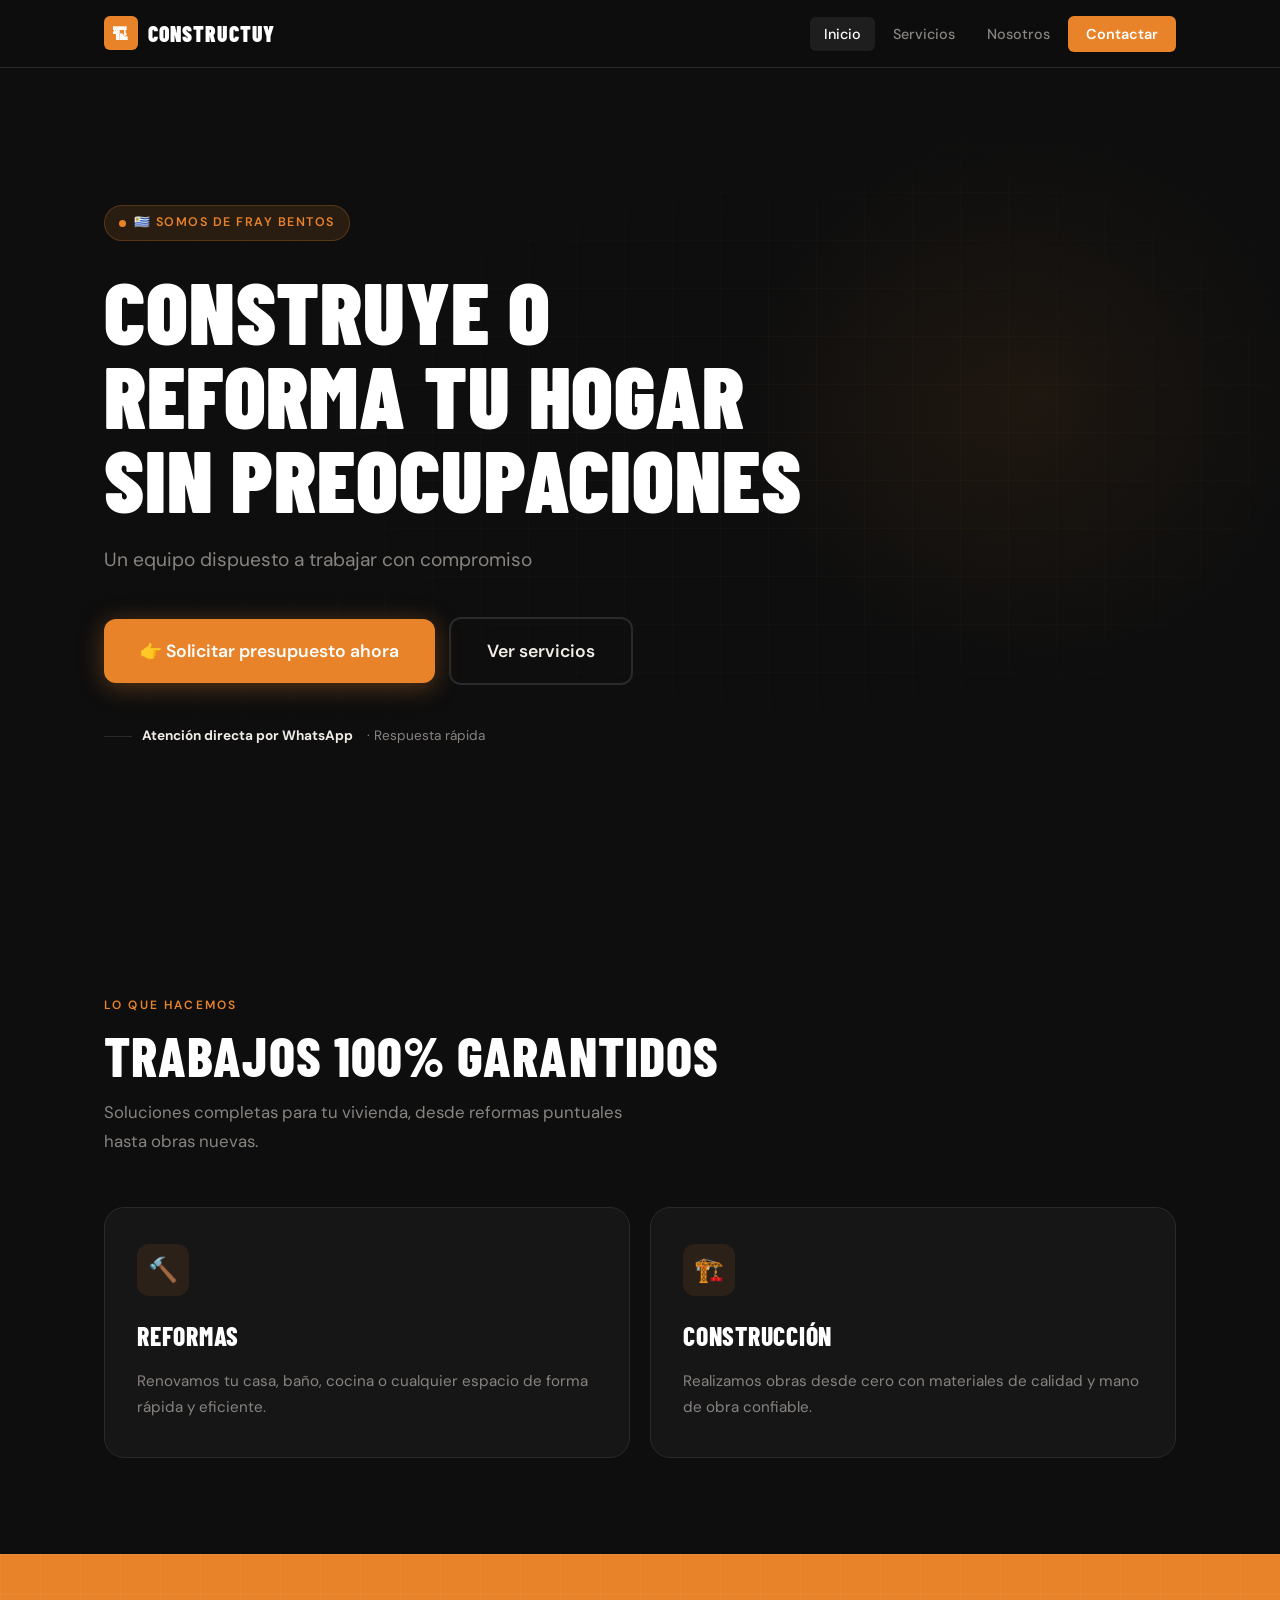
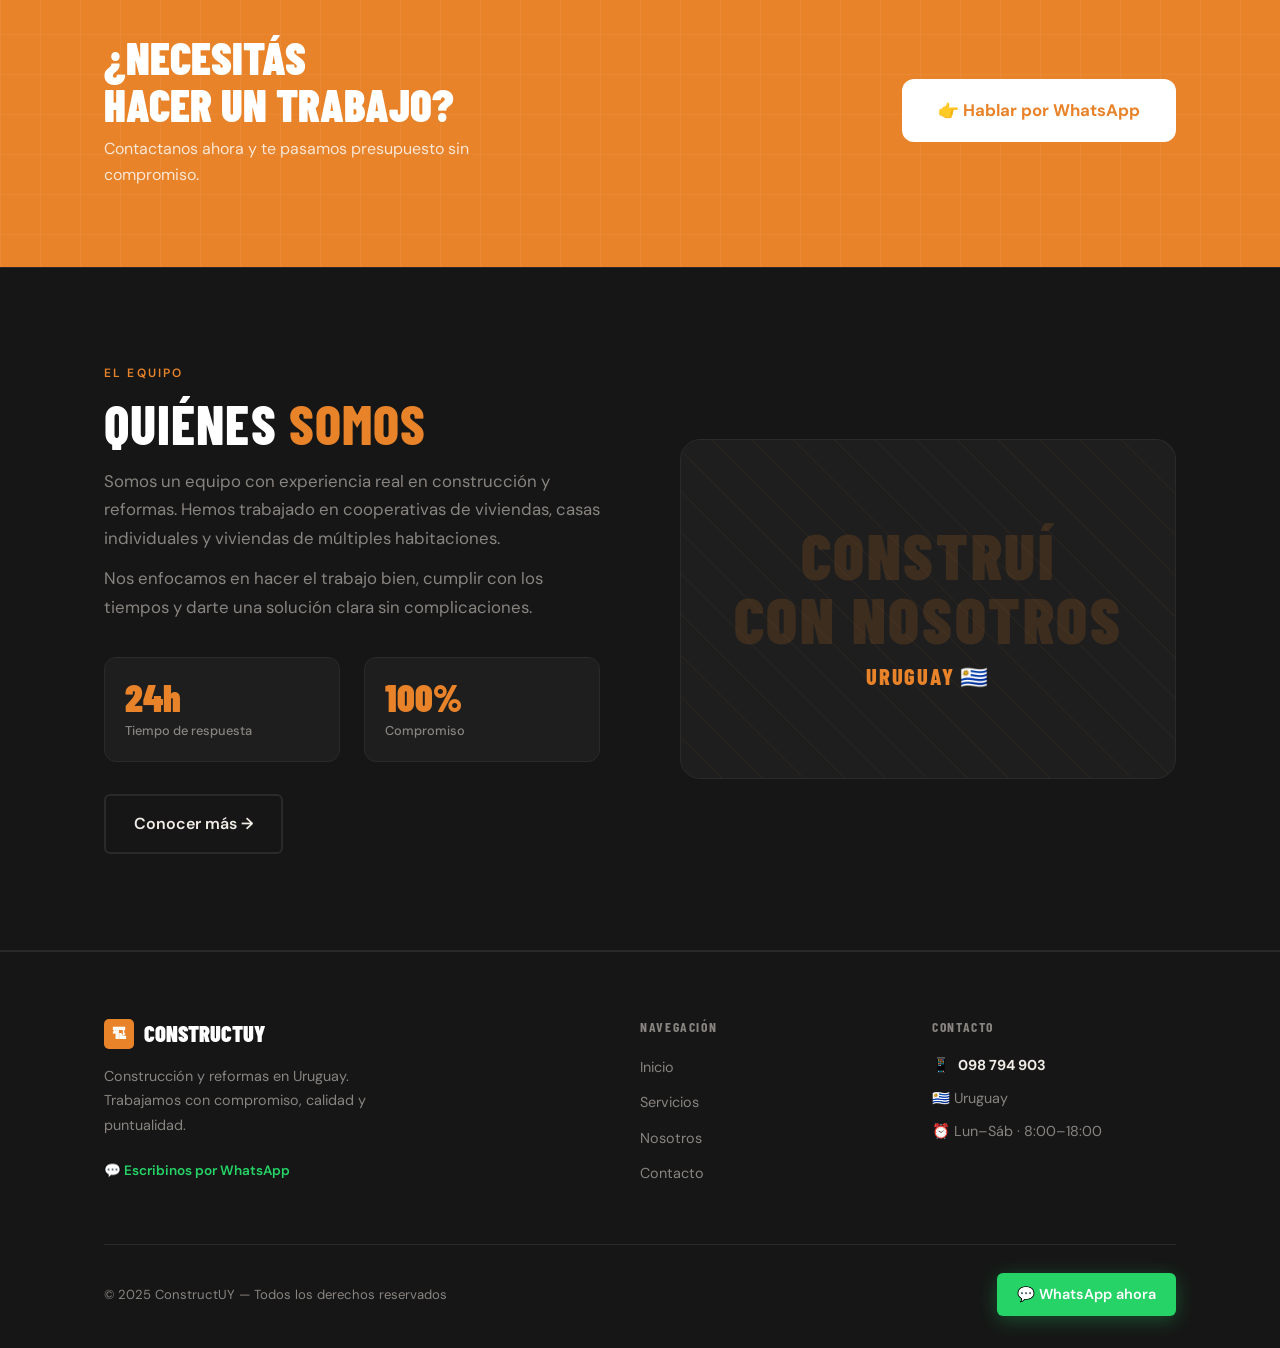
<file: index.html>
<!DOCTYPE html>
<html lang="es">
<head>
  <meta charset="UTF-8" />
  <meta name="viewport" content="width=device-width, initial-scale=1.0" />
  <meta name="description" content="Construcción y reformas en Uruguay. Trabajos rápidos, prolijos y al mejor precio. Solicitá presupuesto por WhatsApp." />
  <title>ConstructUY — Construcción y Reformas en Uruguay</title>
  <link rel="stylesheet" href="styles.css" />
  <!-- Preconnect a Google Fonts -->
  <link rel="preconnect" href="https://fonts.googleapis.com" />
  <link rel="preconnect" href="https://fonts.gstatic.com" crossorigin />
</head>
<body>

  <!-- ════════════════════════════════════════
       NAVBAR
  ════════════════════════════════════════ -->
  <!-- Checkbox hidden — controla el menú mobile sin JS -->
  <input type="checkbox" id="nav-toggle" aria-hidden="true" />

  <nav class="navbar" role="navigation" aria-label="Navegación principal">
    <div class="container navbar__inner">

      <!-- Logo -->
      <a href="index.html" class="navbar__logo" aria-label="Inicio">
        <span class="navbar__logo-icon">🏗</span>
        ConstructUY
      </a>

      <!-- Links de navegación -->
      <ul class="navbar__links" role="list">
        <li><a href="index.html" class="active" aria-current="page">Inicio</a></li>
        <li><a href="servicios.html">Servicios</a></li>
        <li><a href="nosotros.html">Nosotros</a></li>
        <li>
          <a href="contacto.html" class="navbar__cta">Contactar</a>
        </li>
      </ul>

      <!-- Botón hamburger (mobile) — label apunta al checkbox -->
      <label for="nav-toggle" class="navbar__hamburger" aria-label="Abrir menú">
        <span></span>
        <span></span>
        <span></span>
      </label>

    </div>
  </nav>


  <!-- ════════════════════════════════════════
       HERO — SECCIÓN PRINCIPAL
       Objetivo: llamar la atención y llevar
       al usuario a contactar en segundos.
  ════════════════════════════════════════ -->
  <section class="hero">

    <!-- Blob de luz decorativo -->
    <div class="hero__glow" aria-hidden="true"></div>

    <div class="container">
      <div class="hero__content">

        <!-- Etiqueta de confianza -->
        <div class="hero__badge">
          🇺🇾 Somos de Fray Bentos
        </div>

        <!-- Titular principal -->
        <h1 class="hero__title">
        Construye o reforma tu hogar sin preocupaciones
        </h1>

        <!-- Subtítulo -->
        <p class="hero__subtitle">
        Un equipo dispuesto a trabajar con compromiso 
        </p>

        <!-- Botones CTA -->
        <div class="hero__actions">
          <!-- CTA principal — WhatsApp -->
          <a
            href="https://wa.me/598098794903?text=Hola,%20me%20interesa%20solicitar%20un%20presupuesto"
            target="_blank"
            rel="noopener noreferrer"
            class="btn btn-primary btn-lg"
          >
            👉 Solicitar presupuesto ahora
          </a>

          <!-- CTA secundario -->
          <a href="servicios.html" class="btn btn-secondary btn-lg">
            Ver servicios
          </a>
        </div>

        <!-- Texto de confianza bajo el botón -->
        <p class="hero__trust">
          <strong>Atención directa por WhatsApp</strong>&nbsp;·&nbsp;Respuesta rápida
        </p>

      </div>
    </div>
  </section>


  <!-- ════════════════════════════════════════
       SERVICIOS — RESUMEN RÁPIDO
       Mostrar los 3 pilares del negocio.
  ════════════════════════════════════════ -->
  <section class="section" id="servicios">
    <div class="container">

      <!-- Encabezado de sección -->
      <div class="animate-in">
        <p class="section-label">Lo que hacemos</p>
        <h2 class="section-title">Trabajos 100% garantidos</h2>
        <p class="section-subtitle">
          Soluciones completas para tu vivienda, desde reformas puntuales
          hasta obras nuevas.
        </p>
      </div>

      <!-- Grilla de cards -->
      <div class="services-grid">

        <!-- Card 1: Reformas -->
        <article class="service-card animate-in animate-in--delay-1">
          <div class="service-card__icon" aria-hidden="true">🔨</div>
          <h3 class="service-card__title">Reformas</h3>
          <p class="service-card__text">
            Renovamos tu casa, baño, cocina o cualquier espacio
            de forma rápida y eficiente.
          </p>
        </article>

        <!-- Card 2: Construcción -->
        <article class="service-card animate-in animate-in--delay-2">
          <div class="service-card__icon" aria-hidden="true">🏗️</div>
          <h3 class="service-card__title">Construcción</h3>
          <p class="service-card__text">
            Realizamos obras desde cero con materiales de calidad
            y mano de obra confiable.
          </p>
        </article>

     

      </div>
    </div>
  </section>


  <!-- ════════════════════════════════════════
       CTA BAND — FRANJA DE CONVERSIÓN
       Elemento de alto impacto para captar
       leads inmediatos.
  ════════════════════════════════════════ -->
  <section class="cta-band" aria-label="Llamada a la acción">
    <div class="container">
      <div class="cta-band__inner">

        <div>
          <h2 class="cta-band__title">¿Necesitás<br>hacer un trabajo?</h2>
          <p class="cta-band__text">
            Contactanos ahora y te pasamos presupuesto sin compromiso.
          </p>
        </div>

        <a
          href="https://wa.me/598098794903?text=Hola,%20quiero%20hacer%20un%20trabajo.%20%C2%BFMe%20pueden%20dar%20un%20presupuesto?"
          target="_blank"
          rel="noopener noreferrer"
          class="cta-band__btn"
        >
          👉 Hablar por WhatsApp
        </a>

      </div>
    </div>
  </section>


  <!-- ════════════════════════════════════════
       QUIÉNES SOMOS — SNIPPET
       Sección breve para generar confianza.
  ════════════════════════════════════════ -->
  <section class="about-snippet section">
    <div class="container">
      <div class="about-snippet__inner">

        <!-- Texto izquierdo -->
        <div class="animate-in">
          <p class="section-label">El equipo</p>
          <h2 class="section-title">
            Quiénes <span>somos</span>
          </h2>
          <p class="section-subtitle">
            Somos un equipo con experiencia real en construcción y reformas.
            Hemos trabajado en cooperativas de viviendas, casas individuales
            y viviendas de múltiples habitaciones.
          </p>
          <p class="section-subtitle" style="margin-top:12px;">
            Nos enfocamos en hacer el trabajo bien, cumplir con los tiempos
            y darte una solución clara sin complicaciones.
          </p>

          <!-- Estadísticas rápidas -->
          <div class="about-snippet__stats">
            <div class="stat">
              <div class="stat__number">24h</div>
              <div class="stat__label">Tiempo de respuesta</div>
            </div>
            <div class="stat">
              <div class="stat__number">100%</div>
              <div class="stat__label">Compromiso</div>
            </div>
          </div>

          <!-- Link a página completa -->
          <div style="margin-top:32px;">
            <a href="nosotros.html" class="btn btn-secondary">
              Conocer más →
            </a>
          </div>
        </div>

        <!-- Elemento visual derecho (decorativo) -->
        <div class="about-snippet__visual animate-in animate-in--delay-2" aria-hidden="true">
          <div class="about-snippet__visual-bg"></div>
          <div class="about-snippet__visual-content">
            <p>Construí<br>con nosotros</p>
            <strong>Uruguay 🇺🇾</strong>
          </div>
        </div>

      </div>
    </div>
  </section>


  <!-- ════════════════════════════════════════
       FOOTER
       Presente en todas las páginas.
  ════════════════════════════════════════ -->
  <footer class="footer">
    <div class="container">

      <div class="footer__grid">

        <!-- Columna 1: Marca -->
        <div>
          <div class="footer__brand-name">
            <span class="footer__brand-icon">🏗</span>
            ConstructUY
          </div>
          <p class="footer__brand-text">
            Construcción y reformas en Uruguay.
            Trabajamos con compromiso, calidad y puntualidad.
          </p>
          <!-- WhatsApp en footer -->
          <a
            href="https://wa.me/598098794903"
            target="_blank"
            rel="noopener noreferrer"
            class="footer__wa"
          >
            💬 Escribinos por WhatsApp
          </a>
        </div>

        <!-- Columna 2: Navegación -->
        <div>
          <p class="footer__heading">Navegación</p>
          <ul class="footer__links" role="list">
            <li><a href="index.html">Inicio</a></li>
            <li><a href="servicios.html">Servicios</a></li>
            <li><a href="nosotros.html">Nosotros</a></li>
            <li><a href="contacto.html">Contacto</a></li>
          </ul>
        </div>

        <!-- Columna 3: Contacto -->
        <div>
          <p class="footer__heading">Contacto</p>
          <div class="footer__contact-item">
            📱 <strong>098 794 903</strong>
          </div>
          <div class="footer__contact-item">
            🇺🇾 Uruguay
          </div>
          <div class="footer__contact-item">
            ⏰ Lun–Sáb · 8:00–18:00
          </div>
        </div>

      </div><!-- /footer__grid -->

      <!-- Línea inferior -->
      <div class="footer__bottom">
        <p class="footer__copy">
          © 2025 ConstructUY — Todos los derechos reservados
        </p>
        <a
          href="https://wa.me/598098794903?text=Hola,%20quiero%20un%20presupuesto"
          target="_blank"
          rel="noopener noreferrer"
          class="btn btn-wa"
          style="padding:10px 20px; font-size:.9rem;"
        >
          💬 WhatsApp ahora
        </a>
      </div>

    </div>
  </footer>

</body>
</html>
</file>
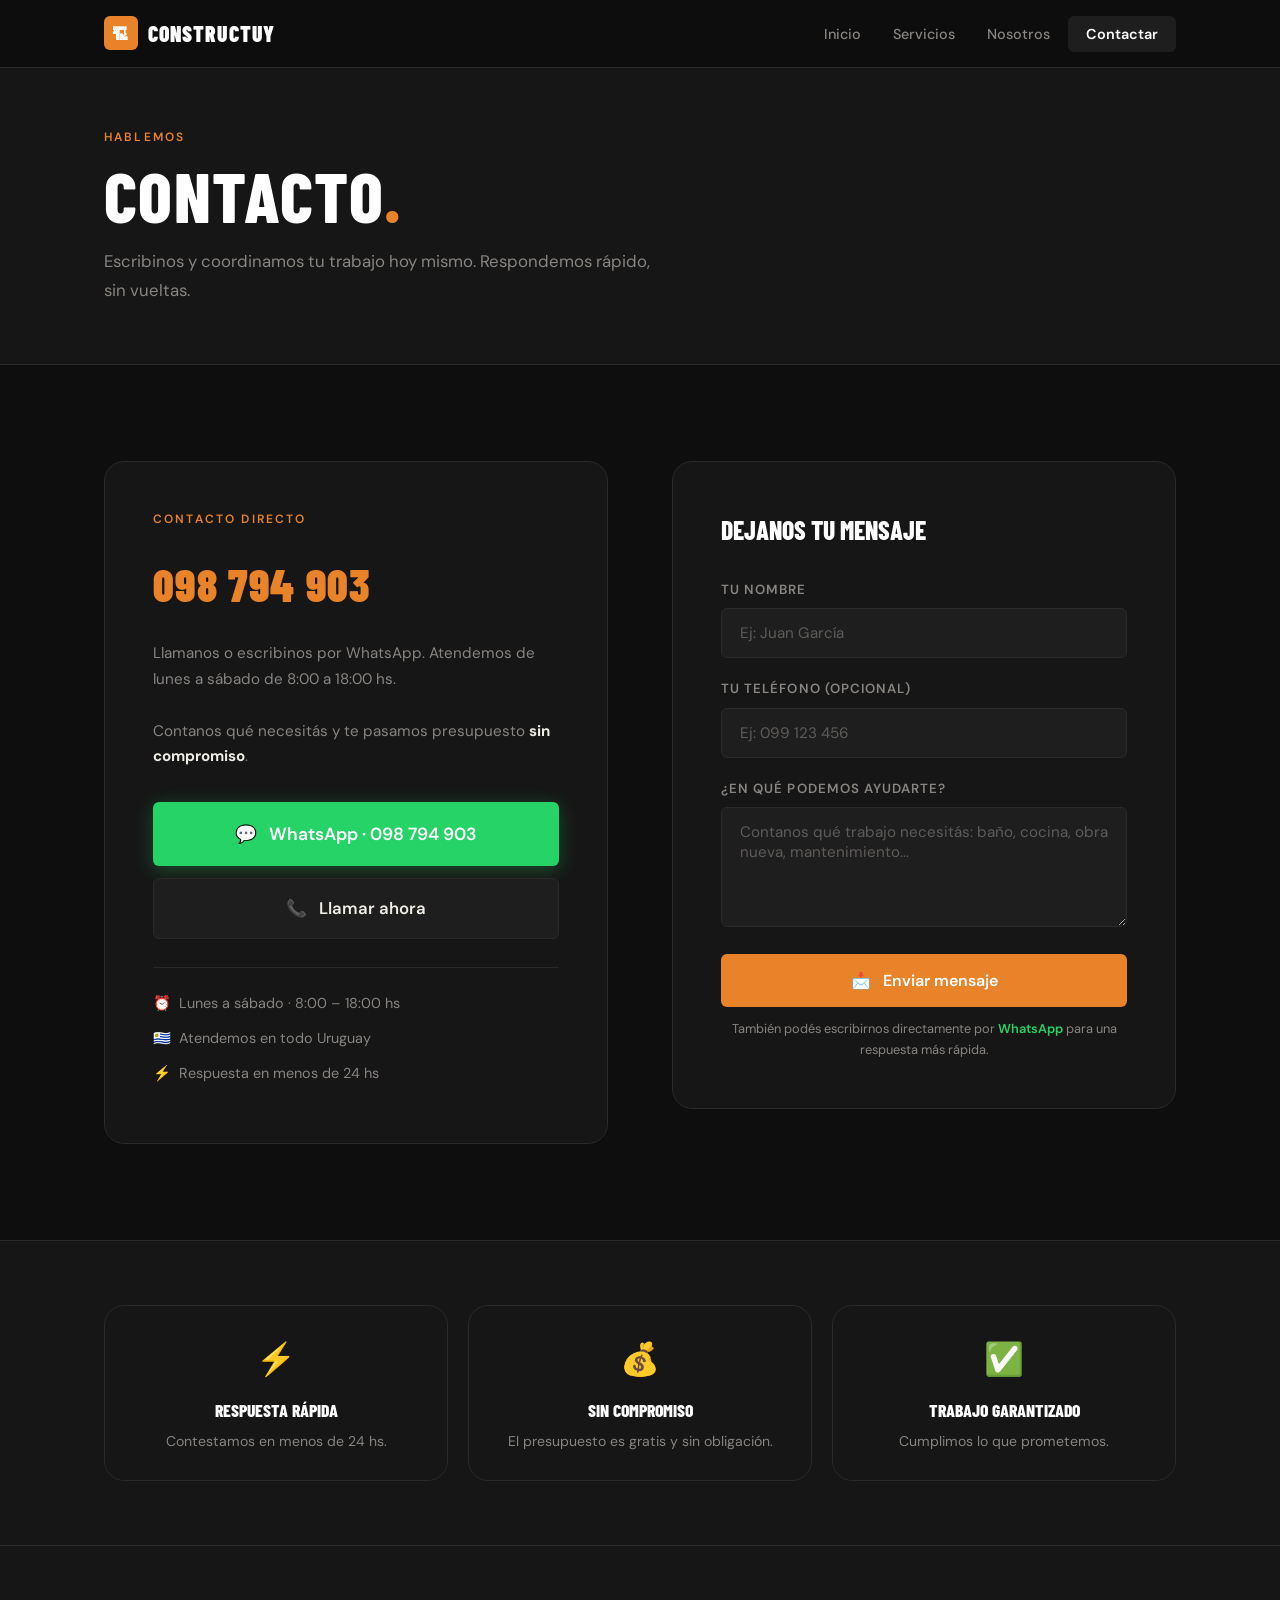
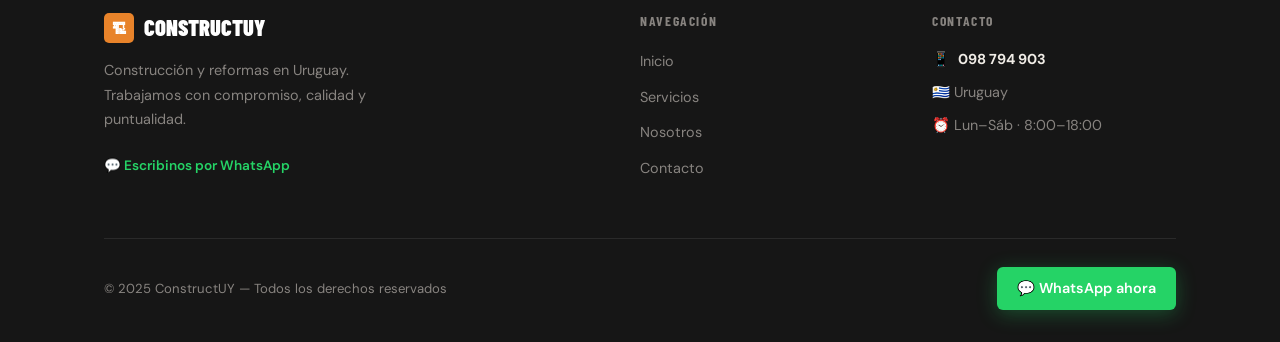
<file: contacto.html>
<!DOCTYPE html>
<html lang="es">
<head>
  <meta charset="UTF-8" />
  <meta name="viewport" content="width=device-width, initial-scale=1.0" />
  <meta name="description" content="Contactá a ConstructUY por WhatsApp o teléfono. Presupuesto sin compromiso." />
  <title>Contacto — ConstructUY</title>
  <link rel="stylesheet" href="styles.css" />
  <link rel="preconnect" href="https://fonts.googleapis.com" />
  <link rel="preconnect" href="https://fonts.gstatic.com" crossorigin />
</head>
<body>

  <!-- ════════════════════════════════════════
       NAVBAR
  ════════════════════════════════════════ -->
  <input type="checkbox" id="nav-toggle" aria-hidden="true" />

  <nav class="navbar" role="navigation" aria-label="Navegación principal">
    <div class="container navbar__inner">

      <a href="index.html" class="navbar__logo" aria-label="Inicio">
        <span class="navbar__logo-icon">🏗</span>
        ConstructUY
      </a>

      <ul class="navbar__links" role="list">
        <li><a href="index.html">Inicio</a></li>
        <li><a href="servicios.html">Servicios</a></li>
        <li><a href="nosotros.html">Nosotros</a></li>
        <li><a href="contacto.html" class="active navbar__cta" aria-current="page">Contactar</a></li>
      </ul>

      <label for="nav-toggle" class="navbar__hamburger" aria-label="Abrir menú">
        <span></span>
        <span></span>
        <span></span>
      </label>

    </div>
  </nav>


  <!-- ════════════════════════════════════════
       PAGE HERO
  ════════════════════════════════════════ -->
  <section class="page-hero">
    <div class="container animate-in">
      <p class="section-label">Hablemos</p>
      <h1 class="section-title" style="font-size: clamp(2.8rem, 6vw, 4.4rem);">
        Contacto<span style="color:var(--color-accent)">.</span>
      </h1>
      <p class="section-subtitle">
        Escribinos y coordinamos tu trabajo hoy mismo.
        Respondemos rápido, sin vueltas.
      </p>
    </div>
  </section>


  <!-- ════════════════════════════════════════
       SECCIÓN CONTACTO PRINCIPAL
  ════════════════════════════════════════ -->
  <section class="section">
    <div class="container">
      <div class="contact-grid">

        <!-- ── Columna izquierda: datos de contacto ── -->
        <div class="animate-in">

          <!-- Card de contacto directo -->
          <div class="contact-info">

            <p class="section-label">Contacto directo</p>
            <div class="contact-info__phone">
              098 794 903
            </div>
            <p class="contact-info__text">
              Llamanos o escribinos por WhatsApp. Atendemos de
              lunes a sábado de 8:00 a 18:00 hs.
              <br><br>
              Contanos qué necesitás y te pasamos presupuesto
              <strong style="color: var(--color-text);">sin compromiso</strong>.
            </p>

            <!-- Botones grandes de contacto -->
            <div class="contact-buttons">

              <!-- WhatsApp — canal principal -->
              <a
                href="https://wa.me/598098794903?text=Hola,%20quiero%20consultar%20por%20un%20trabajo"
                target="_blank"
                rel="noopener noreferrer"
                class="btn btn-wa"
                style="font-size:1.1rem; padding: 18px 24px;"
              >
                💬 &nbsp; WhatsApp · 098 794 903
              </a>

              <!-- Llamar -->
              <a
                href="tel:+598098794903"
                class="btn btn-call"
                style="font-size:1.05rem; padding: 16px 24px;"
              >
                📞 &nbsp; Llamar ahora
              </a>

            </div><!-- /contact-buttons -->

            <!-- Horarios y info extra -->
            <div style="margin-top: 28px; padding-top: 24px; border-top: 1px solid var(--color-border);">
              <div class="footer__contact-item" style="margin-bottom: 12px;">
                ⏰ <span>Lunes a sábado · 8:00 – 18:00 hs</span>
              </div>
              <div class="footer__contact-item" style="margin-bottom: 12px;">
                🇺🇾 <span>Atendemos en todo Uruguay</span>
              </div>
              <div class="footer__contact-item">
                ⚡ <span>Respuesta en menos de 24 hs</span>
              </div>
            </div>

          </div><!-- /contact-info -->

        </div><!-- /columna izquierda -->


        <!-- ── Columna derecha: formulario simple ── -->
        <div class="animate-in animate-in--delay-1">

          <div class="contact-form">
            <h2 class="contact-form__title">Dejanos tu mensaje</h2>

            <!-- NOTA TÉCNICA:
                 Este formulario está hecho solo en HTML/CSS.
                 Para hacerlo funcional necesitás conectarlo a un
                 servicio como Formspree (formspree.io) o Netlify Forms.
                 Ejemplo con Formspree:
                 <form action="https://formspree.io/f/TU_ID" method="POST">
            -->
            <form
              action="https://formspree.io/f/CAMBIA_ESTE_ID"
              method="POST"
              aria-label="Formulario de contacto"
            >

              <!-- Campo: nombre -->
              <div class="form-group">
                <label for="nombre" class="form-label">Tu nombre</label>
                <input
                  type="text"
                  id="nombre"
                  name="nombre"
                  class="form-input"
                  placeholder="Ej: Juan García"
                  required
                  autocomplete="name"
                />
              </div>

              <!-- Campo: teléfono -->
              <div class="form-group">
                <label for="telefono" class="form-label">Tu teléfono (opcional)</label>
                <input
                  type="tel"
                  id="telefono"
                  name="telefono"
                  class="form-input"
                  placeholder="Ej: 099 123 456"
                  autocomplete="tel"
                />
              </div>

              <!-- Campo: mensaje -->
              <div class="form-group">
                <label for="mensaje" class="form-label">¿En qué podemos ayudarte?</label>
                <textarea
                  id="mensaje"
                  name="mensaje"
                  class="form-textarea"
                  placeholder="Contanos qué trabajo necesitás: baño, cocina, obra nueva, mantenimiento..."
                  required
                ></textarea>
              </div>

              <!-- Botón de envío -->
              <button type="submit" class="form-submit">
                📩 &nbsp; Enviar mensaje
              </button>

              <!-- Texto de confianza debajo del botón -->
              <p style="font-size:.8rem; color: var(--color-muted); margin-top: 12px; text-align: center;">
                También podés escribirnos directamente por
                <a
                  href="https://wa.me/598098794903"
                  target="_blank"
                  rel="noopener noreferrer"
                  style="color: #25D366; font-weight: 600;"
                >
                  WhatsApp
                </a>
                para una respuesta más rápida.
              </p>

            </form>

          </div><!-- /contact-form -->

        </div><!-- /columna derecha -->

      </div><!-- /contact-grid -->
    </div>
  </section>


  <!-- ════════════════════════════════════════
       TRUST STRIP — Íconos de confianza
  ════════════════════════════════════════ -->
  <section class="section--tight" style="background: var(--color-surface); border-top: 1px solid var(--color-border);">
    <div class="container">
      <div class="services-grid animate-in" style="margin-top: 0;">

        <div class="service-card" style="text-align:center; padding: 28px 20px;">
          <div style="font-size:2rem; margin-bottom: 10px;">⚡</div>
          <p style="font-family: var(--font-display); font-weight: 800; font-size: 1.1rem; text-transform: uppercase; color: var(--color-white); margin-bottom: 6px;">Respuesta rápida</p>
          <p style="font-size:.88rem; color: var(--color-muted);">Contestamos en menos de 24 hs.</p>
        </div>

        <div class="service-card" style="text-align:center; padding: 28px 20px;">
          <div style="font-size:2rem; margin-bottom: 10px;">💰</div>
          <p style="font-family: var(--font-display); font-weight: 800; font-size: 1.1rem; text-transform: uppercase; color: var(--color-white); margin-bottom: 6px;">Sin compromiso</p>
          <p style="font-size:.88rem; color: var(--color-muted);">El presupuesto es gratis y sin obligación.</p>
        </div>

        <div class="service-card" style="text-align:center; padding: 28px 20px;">
          <div style="font-size:2rem; margin-bottom: 10px;">✅</div>
          <p style="font-family: var(--font-display); font-weight: 800; font-size: 1.1rem; text-transform: uppercase; color: var(--color-white); margin-bottom: 6px;">Trabajo garantizado</p>
          <p style="font-size:.88rem; color: var(--color-muted);">Cumplimos lo que prometemos.</p>
        </div>

      </div>
    </div>
  </section>


  <!-- ════════════════════════════════════════
       FOOTER
  ════════════════════════════════════════ -->
  <footer class="footer">
    <div class="container">
      <div class="footer__grid">

        <div>
          <div class="footer__brand-name">
            <span class="footer__brand-icon">🏗</span>
            ConstructUY
          </div>
          <p class="footer__brand-text">
            Construcción y reformas en Uruguay.
            Trabajamos con compromiso, calidad y puntualidad.
          </p>
          <a
            href="https://wa.me/598098794903"
            target="_blank"
            rel="noopener noreferrer"
            class="footer__wa"
          >
            💬 Escribinos por WhatsApp
          </a>
        </div>

        <div>
          <p class="footer__heading">Navegación</p>
          <ul class="footer__links" role="list">
            <li><a href="index.html">Inicio</a></li>
            <li><a href="servicios.html">Servicios</a></li>
            <li><a href="nosotros.html">Nosotros</a></li>
            <li><a href="contacto.html">Contacto</a></li>
          </ul>
        </div>

        <div>
          <p class="footer__heading">Contacto</p>
          <div class="footer__contact-item">📱 <strong>098 794 903</strong></div>
          <div class="footer__contact-item">🇺🇾 Uruguay</div>
          <div class="footer__contact-item">⏰ Lun–Sáb · 8:00–18:00</div>
        </div>

      </div>

      <div class="footer__bottom">
        <p class="footer__copy">© 2025 ConstructUY — Todos los derechos reservados</p>
        <a
          href="https://wa.me/598098794903?text=Hola,%20quiero%20un%20presupuesto"
          target="_blank"
          rel="noopener noreferrer"
          class="btn btn-wa"
          style="padding:10px 20px; font-size:.9rem;"
        >
          💬 WhatsApp ahora
        </a>
      </div>

    </div>
  </footer>

</body>
</html>
</file>
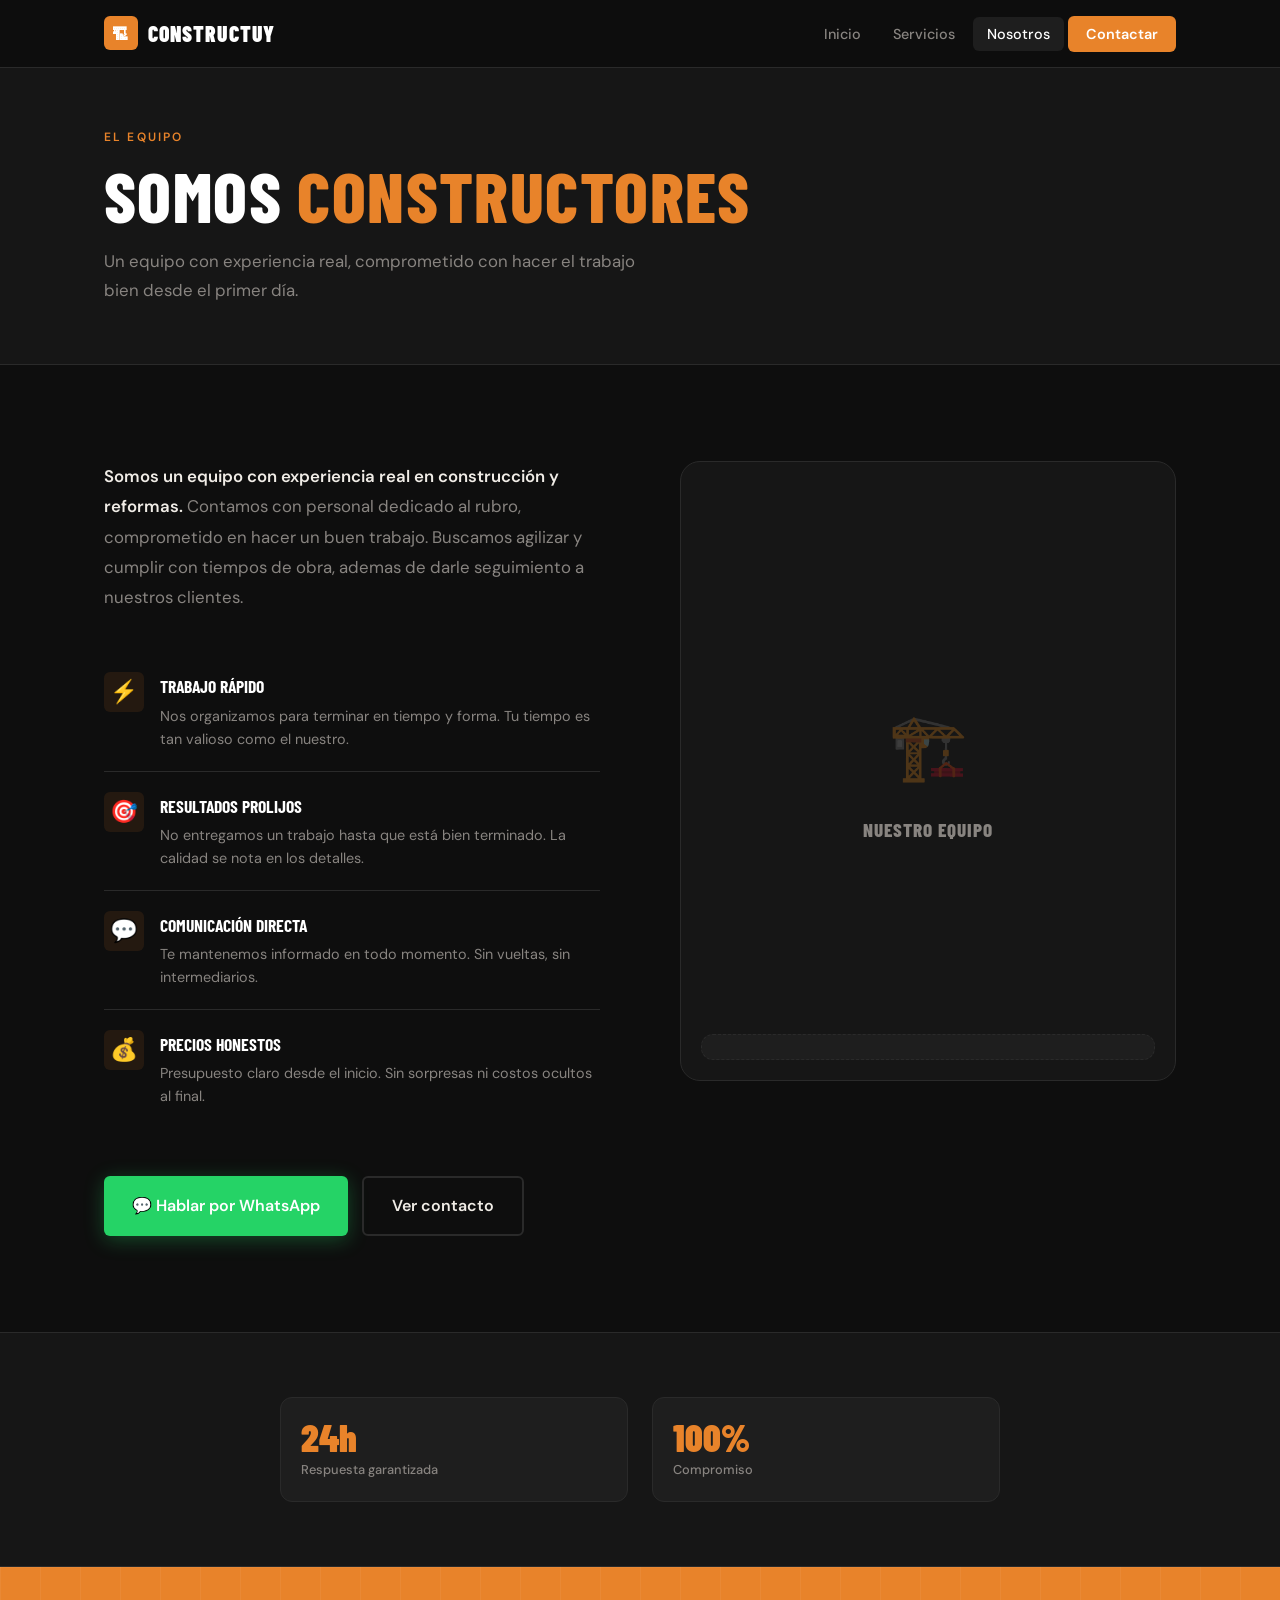
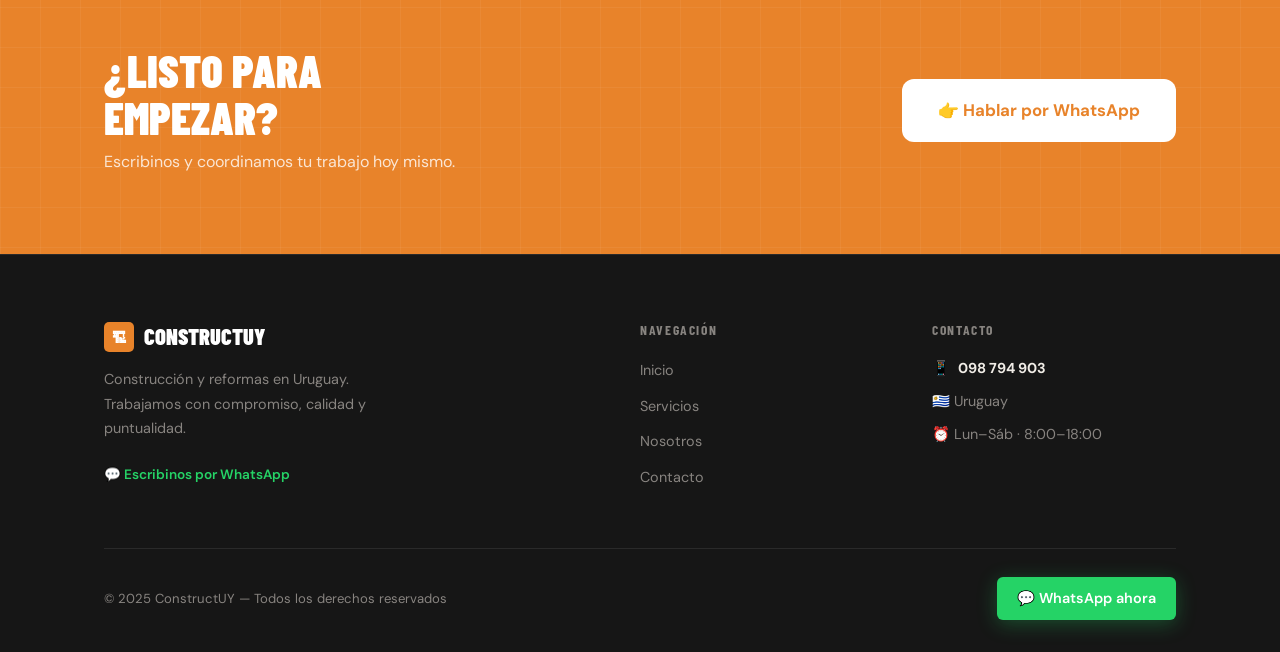
<file: nosotros.html>
<!DOCTYPE html>
<html lang="es">
<head>
  <meta charset="UTF-8" />
  <meta name="viewport" content="width=device-width, initial-scale=1.0" />
  <meta name="description" content="Conocé al equipo de ConstructUY. Experiencia real en construcción y reformas en Uruguay." />
  <title>Nosotros — ConstructUY</title>
  <link rel="stylesheet" href="styles.css" />
  <link rel="preconnect" href="https://fonts.googleapis.com" />
  <link rel="preconnect" href="https://fonts.gstatic.com" crossorigin />
</head>
<body>

  <!-- ════════════════════════════════════════
       NAVBAR
  ════════════════════════════════════════ -->
  <input type="checkbox" id="nav-toggle" aria-hidden="true" />

  <nav class="navbar" role="navigation" aria-label="Navegación principal">
    <div class="container navbar__inner">

      <a href="index.html" class="navbar__logo" aria-label="Inicio">
        <span class="navbar__logo-icon">🏗</span>
        ConstructUY
      </a>

      <ul class="navbar__links" role="list">
        <li><a href="index.html">Inicio</a></li>
        <li><a href="servicios.html">Servicios</a></li>
        <li><a href="nosotros.html" class="active" aria-current="page">Nosotros</a></li>
        <li><a href="contacto.html" class="navbar__cta">Contactar</a></li>
      </ul>

      <label for="nav-toggle" class="navbar__hamburger" aria-label="Abrir menú">
        <span></span>
        <span></span>
        <span></span>
      </label>

    </div>
  </nav>


  <!-- ════════════════════════════════════════
       PAGE HERO
  ════════════════════════════════════════ -->
  <section class="page-hero">
    <div class="container animate-in">
      <p class="section-label">El equipo</p>
      <h1 class="section-title" style="font-size: clamp(2.8rem, 6vw, 4.4rem);">
        Somos <span>constructores</span>
      </h1>
      <p class="section-subtitle">
        Un equipo con experiencia real, comprometido con hacer el trabajo
        bien desde el primer día.
      </p>
    </div>
  </section>


  <!-- ════════════════════════════════════════
       CONTENIDO PRINCIPAL — NOSOTROS
  ════════════════════════════════════════ -->
  <section class="section">
    <div class="container">
      <div class="about-full__grid">

        <!-- Columna izquierda: texto y valores -->
        <div class="animate-in">

          <div class="about-full__text">
            <p>
              <strong>Somos un equipo con experiencia real en construcción y reformas.</strong>
             Contamos con personal dedicado al rubro, comprometido en hacer un buen trabajo.
Buscamos agilizar y cumplir con tiempos de obra, ademas de darle seguimiento a nuestros clientes.
            </p>
           
          </div>

          <!-- Lista de valores -->
          <div class="values-list" style="margin-top: 40px;">

            <div class="value-item">
              <div class="value-item__icon">⚡</div>
              <div>
                <div class="value-item__title">Trabajo rápido</div>
                <p class="value-item__text">
                  Nos organizamos para terminar en tiempo y forma.
                  Tu tiempo es tan valioso como el nuestro.
                </p>
              </div>
            </div>

            <div class="value-item">
              <div class="value-item__icon">🎯</div>
              <div>
                <div class="value-item__title">Resultados prolijos</div>
                <p class="value-item__text">
                  No entregamos un trabajo hasta que está bien terminado.
                  La calidad se nota en los detalles.
                </p>
              </div>
            </div>

            <div class="value-item">
              <div class="value-item__icon">💬</div>
              <div>
                <div class="value-item__title">Comunicación directa</div>
                <p class="value-item__text">
                  Te mantenemos informado en todo momento. Sin vueltas,
                  sin intermediarios.
                </p>
              </div>
            </div>

            <div class="value-item">
              <div class="value-item__icon">💰</div>
              <div>
                <div class="value-item__title">Precios honestos</div>
                <p class="value-item__text">
                  Presupuesto claro desde el inicio. Sin sorpresas ni
                  costos ocultos al final.
                </p>
              </div>
            </div>

          </div><!-- /values-list -->

          <!-- CTA dentro de la página -->
          <div style="margin-top: 48px; display: flex; gap: 14px; flex-wrap: wrap;">
            <a
              href="https://wa.me/598098794903?text=Hola,%20quiero%20hacer%20una%20consulta"
              target="_blank"
              rel="noopener noreferrer"
              class="btn btn-wa"
            >
              💬 Hablar por WhatsApp
            </a>
            <a href="contacto.html" class="btn btn-secondary">
              Ver contacto
            </a>
          </div>

        </div><!-- /columna izquierda -->


        <!-- Columna derecha: imagen placeholder (para agregar foto del equipo) -->
        <div class="about-full__image animate-in animate-in--delay-2">

          <!-- Placeholder decorativo -->
          <div class="about-full__image-placeholder">
            <span class="big-icon">🏗️</span>
            <p style="font-family: var(--font-display); font-size: 1.2rem; font-weight: 800; text-transform: uppercase; color: var(--color-muted); letter-spacing: .05em;">
              Nuestro equipo
            </p>
          </div>

          <!-- Hint para el dueño de la web -->
          <div class="img-hint">
          </div>

        </div>

      </div>
    </div>
  </section>


  <!-- ════════════════════════════════════════
       ESTADÍSTICAS
  ════════════════════════════════════════ -->
  <section class="section--tight" style="background: var(--color-surface); border-top: 1px solid var(--color-border); border-bottom: 1px solid var(--color-border);">
    <div class="container">
      <div class="about-snippet__stats animate-in" style="max-width: 720px; margin: 0 auto;">
        <div class="stat">
          <div class="stat__number">24h</div>
          <div class="stat__label">Respuesta garantizada</div>
        </div>
        <div class="stat">
          <div class="stat__number">100%</div>
          <div class="stat__label">Compromiso</div>
        </div>
      </div>
    </div>
  </section>


  <!-- ════════════════════════════════════════
       CTA BAND
  ════════════════════════════════════════ -->
  <section class="cta-band" aria-label="Llamada a la acción">
    <div class="container">
      <div class="cta-band__inner">
        <div>
          <h2 class="cta-band__title">¿Listo para<br>empezar?</h2>
          <p class="cta-band__text">
            Escribinos y coordinamos tu trabajo hoy mismo.
          </p>
        </div>
        <a
          href="https://wa.me/598098794903?text=Hola,%20quiero%20coordinar%20un%20trabajo"
          target="_blank"
          rel="noopener noreferrer"
          class="cta-band__btn"
        >
          👉 Hablar por WhatsApp
        </a>
      </div>
    </div>
  </section>


  <!-- ════════════════════════════════════════
       FOOTER
  ════════════════════════════════════════ -->
  <footer class="footer">
    <div class="container">
      <div class="footer__grid">

        <div>
          <div class="footer__brand-name">
            <span class="footer__brand-icon">🏗</span>
            ConstructUY
          </div>
          <p class="footer__brand-text">
            Construcción y reformas en Uruguay.
            Trabajamos con compromiso, calidad y puntualidad.
          </p>
          <a
            href="https://wa.me/598098794903"
            target="_blank"
            rel="noopener noreferrer"
            class="footer__wa"
          >
            💬 Escribinos por WhatsApp
          </a>
        </div>

        <div>
          <p class="footer__heading">Navegación</p>
          <ul class="footer__links" role="list">
            <li><a href="index.html">Inicio</a></li>
            <li><a href="servicios.html">Servicios</a></li>
            <li><a href="nosotros.html">Nosotros</a></li>
            <li><a href="contacto.html">Contacto</a></li>
          </ul>
        </div>

        <div>
          <p class="footer__heading">Contacto</p>
          <div class="footer__contact-item">📱 <strong>098 794 903</strong></div>
          <div class="footer__contact-item">🇺🇾 Uruguay</div>
          <div class="footer__contact-item">⏰ Lun–Sáb · 8:00–18:00</div>
        </div>

      </div>

      <div class="footer__bottom">
        <p class="footer__copy">© 2025 ConstructUY — Todos los derechos reservados</p>
        <a
          href="https://wa.me/598098794903?text=Hola,%20quiero%20un%20presupuesto"
          target="_blank"
          rel="noopener noreferrer"
          class="btn btn-wa"
          style="padding:10px 20px; font-size:.9rem;"
        >
          💬 WhatsApp ahora
        </a>
      </div>

    </div>
  </footer>

</body>
</html>
</file>
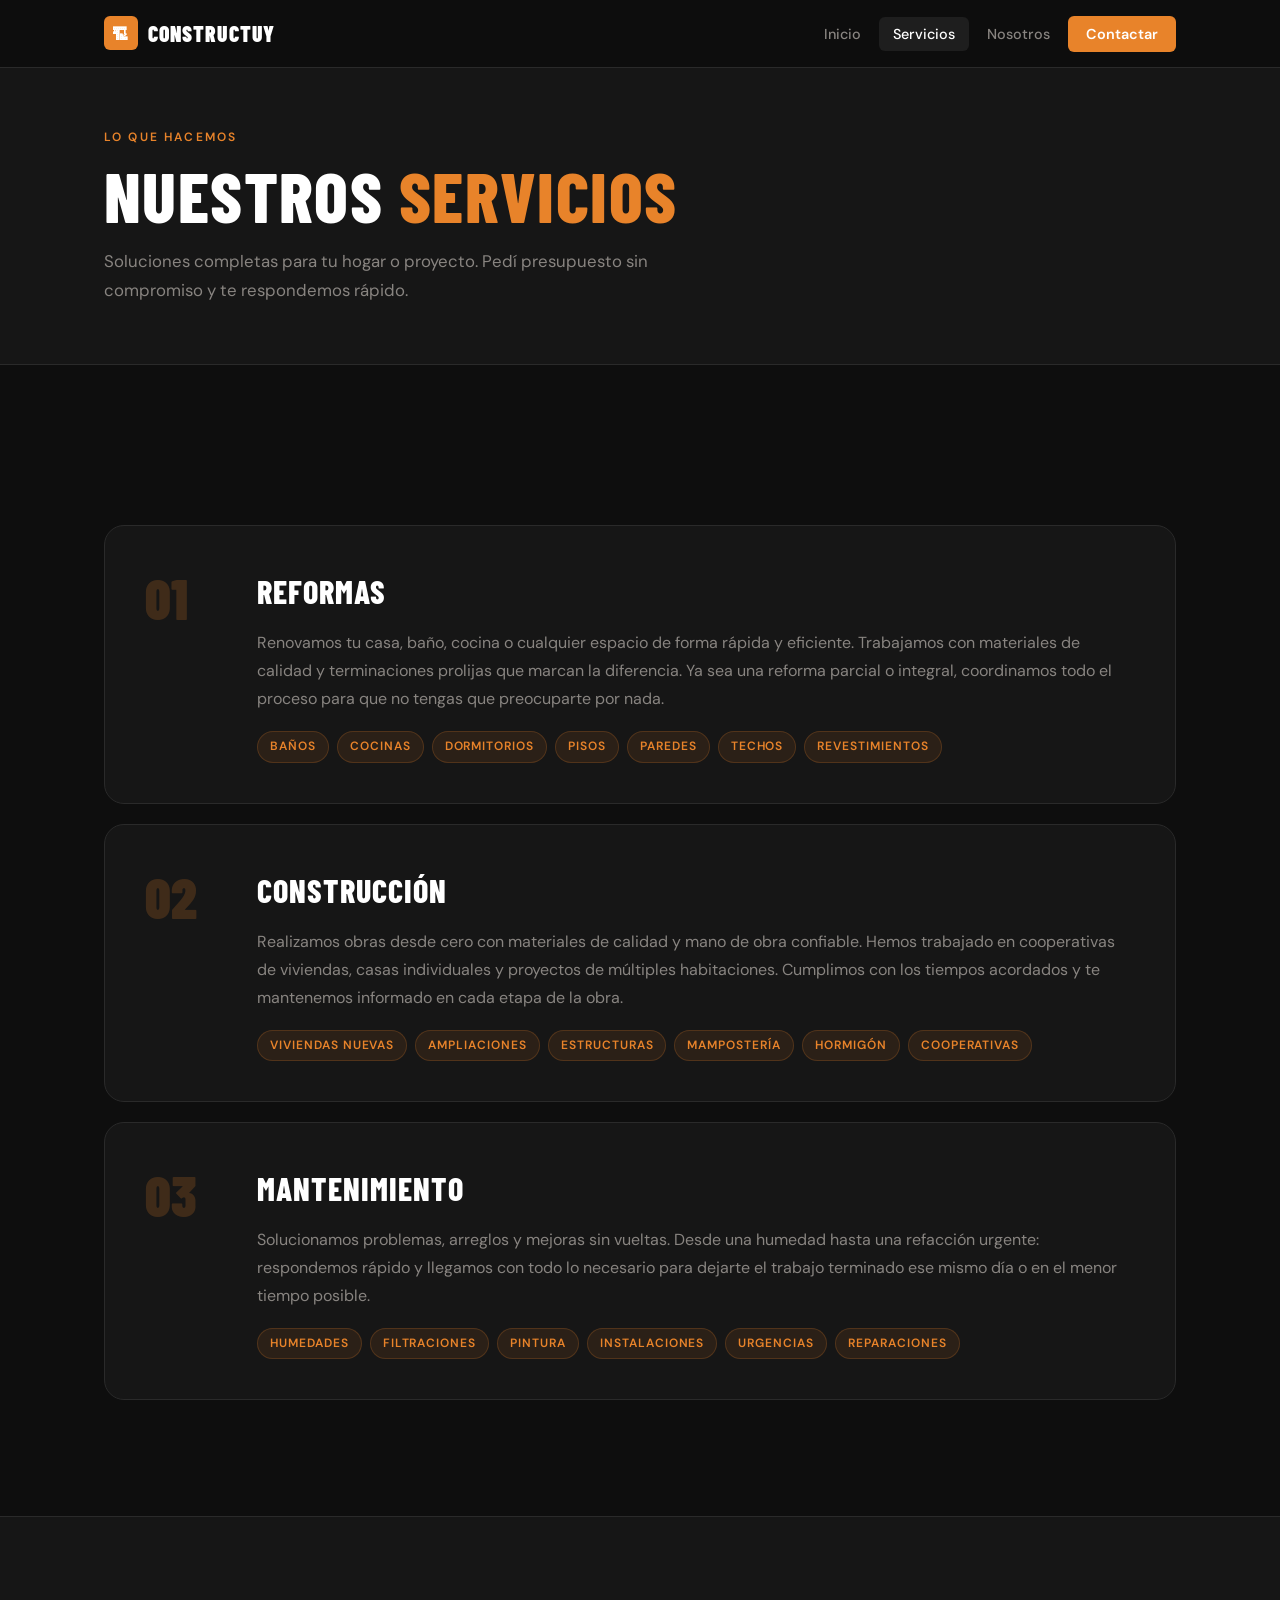
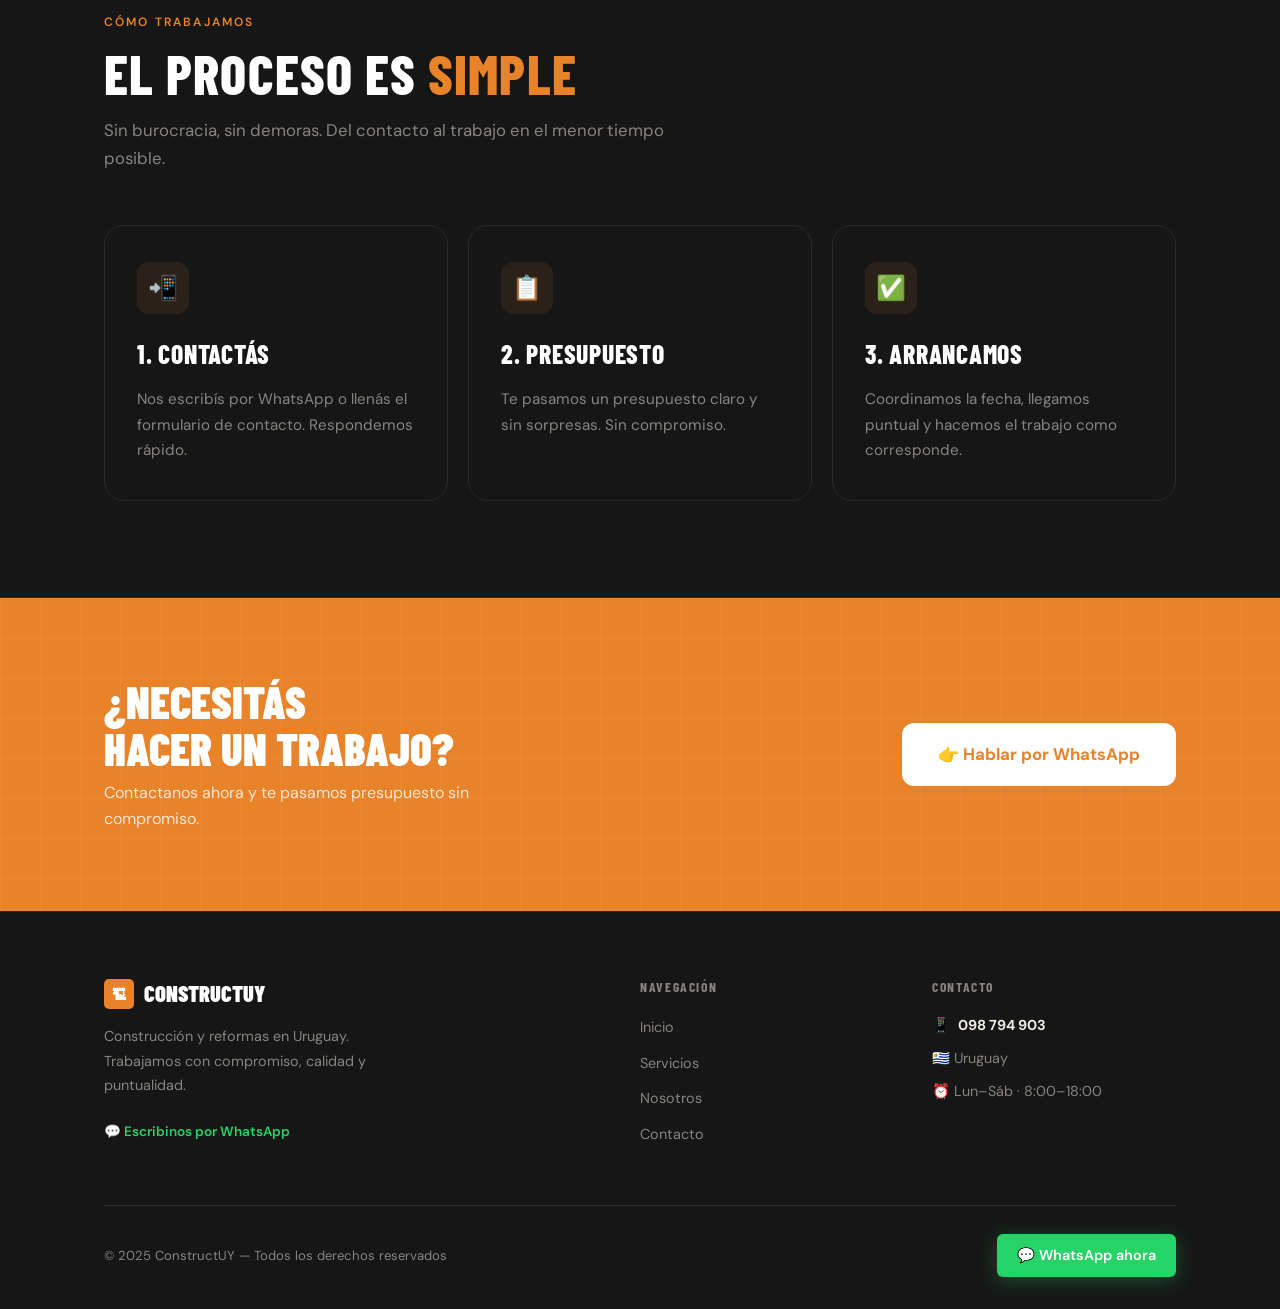
<file: servicios.html>
<!DOCTYPE html>
<html lang="es">
<head>
  <meta charset="UTF-8" />
  <meta name="viewport" content="width=device-width, initial-scale=1.0" />
  <meta name="description" content="Servicios de construcción y reformas en Uruguay: reformas integrales, construcción desde cero, mantenimiento y más." />
  <title>Servicios — ConstructUY</title>
  <link rel="stylesheet" href="styles.css" />
  <link rel="preconnect" href="https://fonts.googleapis.com" />
  <link rel="preconnect" href="https://fonts.gstatic.com" crossorigin />
</head>
<body>

  <!-- ════════════════════════════════════════
       NAVBAR (idéntico en todas las páginas)
  ════════════════════════════════════════ -->
  <input type="checkbox" id="nav-toggle" aria-hidden="true" />

  <nav class="navbar" role="navigation" aria-label="Navegación principal">
    <div class="container navbar__inner">

      <a href="index.html" class="navbar__logo" aria-label="Inicio">
        <span class="navbar__logo-icon">🏗</span>
        ConstructUY
      </a>

      <ul class="navbar__links" role="list">
        <li><a href="index.html">Inicio</a></li>
        <li><a href="servicios.html" class="active" aria-current="page">Servicios</a></li>
        <li><a href="nosotros.html">Nosotros</a></li>
        <li><a href="contacto.html" class="navbar__cta">Contactar</a></li>
      </ul>

      <label for="nav-toggle" class="navbar__hamburger" aria-label="Abrir menú">
        <span></span>
        <span></span>
        <span></span>
      </label>

    </div>
  </nav>


  <!-- ════════════════════════════════════════
       PAGE HERO — Encabezado de página
  ════════════════════════════════════════ -->
  <section class="page-hero">
    <div class="container animate-in">
      <p class="section-label">Lo que hacemos</p>
      <h1 class="section-title" style="font-size: clamp(2.8rem, 6vw, 4.4rem);">
        Nuestros <span>servicios</span>
      </h1>
      <p class="section-subtitle">
        Soluciones completas para tu hogar o proyecto. Pedí presupuesto
        sin compromiso y te respondemos rápido.
      </p>
    </div>
  </section>


  <!-- ════════════════════════════════════════
       SERVICIOS — DETALLE COMPLETO
       Cada servicio con descripción y tags.
  ════════════════════════════════════════ -->
  <section class="section">
    <div class="container">

      <div class="services-detail">

        <!-- ── Servicio 1: Reformas ── -->
        <article class="service-detail-item animate-in">
          <div class="service-detail-item__num" aria-hidden="true">01</div>
          <div>
            <h2 class="service-detail-item__title">Reformas</h2>
            <p class="service-detail-item__text">
              Renovamos tu casa, baño, cocina o cualquier espacio de forma rápida y eficiente.
              Trabajamos con materiales de calidad y terminaciones prolijas que marcan la diferencia.
              Ya sea una reforma parcial o integral, coordinamos todo el proceso para que no tengas
              que preocuparte por nada.
            </p>
            <!-- Tags de trabajos incluidos -->
            <div class="service-detail-item__tags">
              <span class="tag">Baños</span>
              <span class="tag">Cocinas</span>
              <span class="tag">Dormitorios</span>
              <span class="tag">Pisos</span>
              <span class="tag">Paredes</span>
              <span class="tag">Techos</span>
              <span class="tag">Revestimientos</span>
            </div>
          </div>
        </article>

        <!-- ── Servicio 2: Construcción ── -->
        <article class="service-detail-item animate-in animate-in--delay-1">
          <div class="service-detail-item__num" aria-hidden="true">02</div>
          <div>
            <h2 class="service-detail-item__title">Construcción</h2>
            <p class="service-detail-item__text">
              Realizamos obras desde cero con materiales de calidad y mano de obra confiable.
              Hemos trabajado en cooperativas de viviendas, casas individuales y proyectos de
              múltiples habitaciones. Cumplimos con los tiempos acordados y te mantenemos
              informado en cada etapa de la obra.
            </p>
            <div class="service-detail-item__tags">
              <span class="tag">Viviendas nuevas</span>
              <span class="tag">Ampliaciones</span>
              <span class="tag">Estructuras</span>
              <span class="tag">Mampostería</span>
              <span class="tag">Hormigón</span>
              <span class="tag">Cooperativas</span>
            </div>
          </div>
        </article>

        <!-- ── Servicio 3: Mantenimiento ── -->
        <article class="service-detail-item animate-in animate-in--delay-2">
          <div class="service-detail-item__num" aria-hidden="true">03</div>
          <div>
            <h2 class="service-detail-item__title">Mantenimiento</h2>
            <p class="service-detail-item__text">
              Solucionamos problemas, arreglos y mejoras sin vueltas. Desde una humedad
              hasta una refacción urgente: respondemos rápido y llegamos con todo lo necesario
              para dejarte el trabajo terminado ese mismo día o en el menor tiempo posible.
            </p>
            <div class="service-detail-item__tags">
              <span class="tag">Humedades</span>
              <span class="tag">Filtraciones</span>
              <span class="tag">Pintura</span>
              <span class="tag">Instalaciones</span>
              <span class="tag">Urgencias</span>
              <span class="tag">Reparaciones</span>
            </div>
          </div>
        </article>

      </div><!-- /services-detail -->

    </div>
  </section>


  <!-- ════════════════════════════════════════
       PROCESO — Cómo trabajamos
  ════════════════════════════════════════ -->
  <section class="section" style="background: var(--color-surface); border-top: 1px solid var(--color-border); border-bottom: 1px solid var(--color-border);">
    <div class="container">

      <div class="animate-in">
        <p class="section-label">Cómo trabajamos</p>
        <h2 class="section-title">El proceso es <span>simple</span></h2>
        <p class="section-subtitle">
          Sin burocracia, sin demoras. Del contacto al trabajo en el menor tiempo posible.
        </p>
      </div>

      <!-- Pasos -->
      <div class="services-grid" style="margin-top: 52px;">

        <article class="service-card animate-in animate-in--delay-1">
          <div class="service-card__icon">📲</div>
          <h3 class="service-card__title">1. Contactás</h3>
          <p class="service-card__text">
            Nos escribís por WhatsApp o llenás el formulario de contacto.
            Respondemos rápido.
          </p>
        </article>

        <article class="service-card animate-in animate-in--delay-2">
          <div class="service-card__icon">📋</div>
          <h3 class="service-card__title">2. Presupuesto</h3>
          <p class="service-card__text">
            Te pasamos un presupuesto claro y sin sorpresas.
            Sin compromiso.
          </p>
        </article>

        <article class="service-card animate-in animate-in--delay-3">
          <div class="service-card__icon">✅</div>
          <h3 class="service-card__title">3. Arrancamos</h3>
          <p class="service-card__text">
            Coordinamos la fecha, llegamos puntual y hacemos
            el trabajo como corresponde.
          </p>
        </article>

      </div>
    </div>
  </section>


  <!-- ════════════════════════════════════════
       CTA BAND — al final de la página
  ════════════════════════════════════════ -->
  <section class="cta-band" aria-label="Llamada a la acción">
    <div class="container">
      <div class="cta-band__inner">

        <div>
          <h2 class="cta-band__title">¿Necesitás<br>hacer un trabajo?</h2>
          <p class="cta-band__text">
            Contactanos ahora y te pasamos presupuesto sin compromiso.
          </p>
        </div>

        <a
          href="https://wa.me/598098794903?text=Hola,%20vi%20sus%20servicios%20y%20quiero%20consultar%20por%20un%20presupuesto"
          target="_blank"
          rel="noopener noreferrer"
          class="cta-band__btn"
        >
          👉 Hablar por WhatsApp
        </a>

      </div>
    </div>
  </section>


  <!-- ════════════════════════════════════════
       FOOTER
  ════════════════════════════════════════ -->
  <footer class="footer">
    <div class="container">
      <div class="footer__grid">

        <div>
          <div class="footer__brand-name">
            <span class="footer__brand-icon">🏗</span>
            ConstructUY
          </div>
          <p class="footer__brand-text">
            Construcción y reformas en Uruguay.
            Trabajamos con compromiso, calidad y puntualidad.
          </p>
          <a
            href="https://wa.me/598098794903"
            target="_blank"
            rel="noopener noreferrer"
            class="footer__wa"
          >
            💬 Escribinos por WhatsApp
          </a>
        </div>

        <div>
          <p class="footer__heading">Navegación</p>
          <ul class="footer__links" role="list">
            <li><a href="index.html">Inicio</a></li>
            <li><a href="servicios.html">Servicios</a></li>
            <li><a href="nosotros.html">Nosotros</a></li>
            <li><a href="contacto.html">Contacto</a></li>
          </ul>
        </div>

        <div>
          <p class="footer__heading">Contacto</p>
          <div class="footer__contact-item">📱 <strong>098 794 903</strong></div>
          <div class="footer__contact-item">🇺🇾 Uruguay</div>
          <div class="footer__contact-item">⏰ Lun–Sáb · 8:00–18:00</div>
        </div>

      </div>

      <div class="footer__bottom">
        <p class="footer__copy">© 2025 ConstructUY — Todos los derechos reservados</p>
        <a
          href="https://wa.me/598098794903?text=Hola,%20quiero%20un%20presupuesto"
          target="_blank"
          rel="noopener noreferrer"
          class="btn btn-wa"
          style="padding:10px 20px; font-size:.9rem;"
        >
          💬 WhatsApp ahora
        </a>
      </div>

    </div>
  </footer>

</body>
</html>
</file>
<file: styles.css>
/* ============================================================
   CONSTRUCCIÓN UY — styles.css
   Diseño: Industrial Refinado
   Fuentes: Barlow Condensed (titulares) + DM Sans (cuerpo)
   ============================================================ */

/* ── Google Fonts ── */
@import url('https://fonts.googleapis.com/css2?family=Barlow+Condensed:wght@400;600;700;800;900&family=DM+Sans:wght@300;400;500;600&display=swap');

/* ══════════════════════════════════════════
   1. VARIABLES & RESET
══════════════════════════════════════════ */
:root {
  --color-bg:        #0e0e0e;
  --color-surface:   #161616;
  --color-surface2:  #1e1e1e;
  --color-border:    #2a2a2a;
  --color-accent:    #e8832a;       /* naranja ámbar */
  --color-accent-dark: #c46b1a;
  --color-text:      #f0ece6;
  --color-muted:     #888480;
  --color-white:     #ffffff;

  --font-display:    'Barlow Condensed', sans-serif;
  --font-body:       'DM Sans', sans-serif;

  --radius-sm:  6px;
  --radius-md:  12px;
  --radius-lg:  20px;

  --shadow-sm:  0 2px 12px rgba(0,0,0,.4);
  --shadow-md:  0 8px 32px rgba(0,0,0,.5);
  --shadow-lg:  0 16px 60px rgba(0,0,0,.6);
  --shadow-accent: 0 4px 24px rgba(232,131,42,.35);

  --nav-h: 68px;
  --transition: .25s ease;
}

*, *::before, *::after {
  box-sizing: border-box;
  margin: 0;
  padding: 0;
}

html {
  scroll-behavior: smooth;
  font-size: 16px;
}

body {
  font-family: var(--font-body);
  background-color: var(--color-bg);
  color: var(--color-text);
  line-height: 1.6;
  -webkit-font-smoothing: antialiased;
  overflow-x: hidden;
}

img { display: block; max-width: 100%; }
a  { text-decoration: none; color: inherit; }
ul { list-style: none; }

/* ══════════════════════════════════════════
   2. UTILIDADES
══════════════════════════════════════════ */
.container {
  width: 100%;
  max-width: 1120px;
  margin: 0 auto;
  padding: 0 24px;
}

.section {
  padding: 96px 0;
}

.section--tight {
  padding: 64px 0;
}

.section-label {
  font-family: var(--font-body);
  font-size: .75rem;
  font-weight: 600;
  letter-spacing: .18em;
  text-transform: uppercase;
  color: var(--color-accent);
  margin-bottom: 12px;
}

.section-title {
  font-family: var(--font-display);
  font-size: clamp(2.2rem, 5vw, 3.4rem);
  font-weight: 800;
  line-height: 1.05;
  text-transform: uppercase;
  letter-spacing: .02em;
  color: var(--color-white);
}

.section-title span {
  color: var(--color-accent);
}

.section-subtitle {
  font-size: 1.05rem;
  color: var(--color-muted);
  max-width: 560px;
  margin-top: 14px;
  line-height: 1.7;
}

/* ══════════════════════════════════════════
   3. BOTONES
══════════════════════════════════════════ */
.btn {
  display: inline-flex;
  align-items: center;
  gap: 8px;
  font-family: var(--font-body);
  font-weight: 600;
  font-size: 1rem;
  border-radius: var(--radius-sm);
  padding: 15px 28px;
  cursor: pointer;
  border: none;
  transition: transform var(--transition),
              box-shadow var(--transition),
              background-color var(--transition),
              opacity var(--transition);
  white-space: nowrap;
}

/* Primario — acento */
.btn-primary {
  background: var(--color-accent);
  color: var(--color-white);
  box-shadow: var(--shadow-accent);
}
.btn-primary:hover {
  background: var(--color-accent-dark);
  transform: translateY(-2px);
  box-shadow: 0 8px 32px rgba(232,131,42,.5);
}

/* Secundario — outline */
.btn-secondary {
  background: transparent;
  color: var(--color-text);
  border: 2px solid var(--color-border);
}
.btn-secondary:hover {
  border-color: var(--color-accent);
  color: var(--color-accent);
  transform: translateY(-2px);
}

/* Grande — para CTAs principales */
.btn-lg {
  font-size: 1.1rem;
  padding: 18px 36px;
  border-radius: var(--radius-md);
}

/* WhatsApp */
.btn-wa {
  background: #25D366;
  color: var(--color-white);
  box-shadow: 0 4px 20px rgba(37,211,102,.3);
}
.btn-wa:hover {
  background: #1dba58;
  transform: translateY(-2px);
  box-shadow: 0 8px 28px rgba(37,211,102,.45);
}

/* Llamar */
.btn-call {
  background: var(--color-surface2);
  color: var(--color-text);
  border: 1px solid var(--color-border);
}
.btn-call:hover {
  border-color: var(--color-accent);
  color: var(--color-accent);
  transform: translateY(-2px);
}

/* ══════════════════════════════════════════
   4. NAVBAR
══════════════════════════════════════════ */
.navbar {
  position: fixed;
  top: 0;
  left: 0;
  right: 0;
  z-index: 1000;
  height: var(--nav-h);
  background: rgba(14,14,14,.92);
  backdrop-filter: blur(12px);
  -webkit-backdrop-filter: blur(12px);
  border-bottom: 1px solid var(--color-border);
  transition: background var(--transition);
}

.navbar__inner {
  display: flex;
  align-items: center;
  justify-content: space-between;
  height: 100%;
  gap: 24px;
}

/* Logo */
.navbar__logo {
  display: flex;
  align-items: center;
  gap: 10px;
  font-family: var(--font-display);
  font-weight: 900;
  font-size: 1.35rem;
  letter-spacing: .05em;
  text-transform: uppercase;
  color: var(--color-white);
  flex-shrink: 0;
}

.navbar__logo-icon {
  width: 34px;
  height: 34px;
  background: var(--color-accent);
  border-radius: 6px;
  display: flex;
  align-items: center;
  justify-content: center;
  font-size: 1rem;
  flex-shrink: 0;
}

/* Links */
.navbar__links {
  display: flex;
  align-items: center;
  gap: 4px;
}

.navbar__links a {
  font-size: .9rem;
  font-weight: 500;
  color: var(--color-muted);
  padding: 8px 14px;
  border-radius: var(--radius-sm);
  transition: color var(--transition), background var(--transition);
}

.navbar__links a:hover,
.navbar__links a.active {
  color: var(--color-white);
  background: var(--color-surface2);
}

/* CTA navbar */
.navbar__cta {
  background: var(--color-accent);
  color: var(--color-white) !important;
  padding: 9px 18px !important;
  border-radius: var(--radius-sm) !important;
  font-weight: 600 !important;
}

.navbar__cta:hover {
  background: var(--color-accent-dark) !important;
  color: var(--color-white) !important;
}

/* Hamburger — solo mobile */
.navbar__hamburger {
  display: none;
  flex-direction: column;
  gap: 5px;
  cursor: pointer;
  padding: 6px;
  background: none;
  border: none;
}

.navbar__hamburger span {
  display: block;
  width: 24px;
  height: 2px;
  background: var(--color-text);
  border-radius: 2px;
  transition: transform var(--transition), opacity var(--transition);
}

/* Mobile nav — usando checkbox hack (sin JS) */
#nav-toggle { display: none; }

@media (max-width: 767px) {
  .navbar__hamburger {
    display: flex;
  }

  .navbar__links {
    position: fixed;
    top: var(--nav-h);
    left: 0;
    right: 0;
    background: rgba(14,14,14,.97);
    backdrop-filter: blur(12px);
    flex-direction: column;
    align-items: stretch;
    gap: 4px;
    padding: 16px;
    border-bottom: 1px solid var(--color-border);
    transform: translateY(-110%);
    transition: transform .3s ease;
  }

  #nav-toggle:checked ~ .navbar__inner .navbar__links {
    transform: translateY(0);
  }

  /* Animar hamburger → X */
  #nav-toggle:checked ~ .navbar__inner .navbar__hamburger span:nth-child(1) {
    transform: translateY(7px) rotate(45deg);
  }
  #nav-toggle:checked ~ .navbar__inner .navbar__hamburger span:nth-child(2) {
    opacity: 0;
  }
  #nav-toggle:checked ~ .navbar__inner .navbar__hamburger span:nth-child(3) {
    transform: translateY(-7px) rotate(-45deg);
  }

  .navbar__links a {
    padding: 13px 16px;
    font-size: 1rem;
    border-radius: var(--radius-sm);
  }

  .navbar__cta {
    text-align: center;
    margin-top: 8px;
  }
}

/* ══════════════════════════════════════════
   5. HERO
══════════════════════════════════════════ */
.hero {
  position: relative;
  padding-top: calc(var(--nav-h) + 80px);
  padding-bottom: 96px;
  overflow: hidden;
  min-height: 100svh;
  display: flex;
  align-items: center;
}

/* Fondo con patrón de rejilla */
.hero::before {
  content: '';
  position: absolute;
  inset: 0;
  background-image:
    linear-gradient(rgba(232,131,42,.04) 1px, transparent 1px),
    linear-gradient(90deg, rgba(232,131,42,.04) 1px, transparent 1px);
  background-size: 48px 48px;
  pointer-events: none;
}

/* Gradiente de viñeta */
.hero::after {
  content: '';
  position: absolute;
  inset: 0;
  background: radial-gradient(ellipse 70% 60% at 60% 50%,
    transparent 0%,
    rgba(14,14,14,.8) 70%,
    var(--color-bg) 100%);
  pointer-events: none;
}

/* Blob de luz naranja */
.hero__glow {
  position: absolute;
  top: 10%;
  right: -5%;
  width: min(600px, 80vw);
  height: min(600px, 80vw);
  border-radius: 50%;
  background: radial-gradient(circle, rgba(232,131,42,.12) 0%, transparent 70%);
  pointer-events: none;
  animation: glow-pulse 6s ease-in-out infinite;
}

@keyframes glow-pulse {
  0%, 100% { opacity: 1; transform: scale(1); }
  50%       { opacity: .7; transform: scale(1.08); }
}

.hero__content {
  position: relative;
  z-index: 1;
  max-width: 720px;
}

/* Etiqueta animada */
.hero__badge {
  display: inline-flex;
  align-items: center;
  gap: 8px;
  background: rgba(232,131,42,.12);
  border: 1px solid rgba(232,131,42,.25);
  color: var(--color-accent);
  font-size: .78rem;
  font-weight: 600;
  letter-spacing: .12em;
  text-transform: uppercase;
  padding: 7px 14px;
  border-radius: 100px;
  margin-bottom: 28px;
  animation: fade-up .6s ease both;
}

.hero__badge::before {
  content: '';
  width: 7px;
  height: 7px;
  border-radius: 50%;
  background: var(--color-accent);
  animation: blink 1.6s ease infinite;
}

@keyframes blink {
  0%, 100% { opacity: 1; }
  50%       { opacity: .3; }
}

.hero__title {
  font-family: var(--font-display);
  font-size: clamp(2.8rem, 7vw, 5.4rem);
  font-weight: 900;
  text-transform: uppercase;
  line-height: .97;
  letter-spacing: .01em;
  color: var(--color-white);
  margin-bottom: 24px;
  animation: fade-up .6s .1s ease both;
}

.hero__title em {
  font-style: normal;
  color: var(--color-accent);
}

.hero__subtitle {
  font-size: clamp(1rem, 2.5vw, 1.2rem);
  color: var(--color-muted);
  max-width: 520px;
  line-height: 1.7;
  margin-bottom: 40px;
  animation: fade-up .6s .2s ease both;
}

.hero__actions {
  display: flex;
  flex-wrap: wrap;
  gap: 14px;
  align-items: center;
  margin-bottom: 40px;
  animation: fade-up .6s .3s ease both;
}

.hero__trust {
  display: flex;
  align-items: center;
  gap: 10px;
  font-size: .85rem;
  color: var(--color-muted);
  animation: fade-up .6s .4s ease both;
}

.hero__trust::before {
  content: '';
  display: block;
  width: 28px;
  height: 1px;
  background: var(--color-border);
}

.hero__trust strong {
  color: var(--color-text);
}

/* ══════════════════════════════════════════
   6. SERVICIOS (CARDS)
══════════════════════════════════════════ */
.services-grid {
  display: grid;
  grid-template-columns: repeat(auto-fit, minmax(280px, 1fr));
  gap: 20px;
  margin-top: 52px;
}

.service-card {
  background: var(--color-surface);
  border: 1px solid var(--color-border);
  border-radius: var(--radius-lg);
  padding: 36px 32px;
  transition: transform var(--transition),
              border-color var(--transition),
              box-shadow var(--transition);
  position: relative;
  overflow: hidden;
}

/* Línea decorativa superior */
.service-card::before {
  content: '';
  position: absolute;
  top: 0;
  left: 0;
  right: 0;
  height: 3px;
  background: var(--color-accent);
  transform: scaleX(0);
  transition: transform .35s ease;
  border-radius: var(--radius-lg) var(--radius-lg) 0 0;
}

.service-card:hover {
  transform: translateY(-6px);
  border-color: rgba(232,131,42,.3);
  box-shadow: var(--shadow-md);
}

.service-card:hover::before {
  transform: scaleX(1);
}

.service-card__icon {
  width: 52px;
  height: 52px;
  background: rgba(232,131,42,.1);
  border-radius: var(--radius-md);
  display: flex;
  align-items: center;
  justify-content: center;
  font-size: 1.5rem;
  margin-bottom: 20px;
  transition: background var(--transition);
}

.service-card:hover .service-card__icon {
  background: rgba(232,131,42,.2);
}

.service-card__title {
  font-family: var(--font-display);
  font-size: 1.6rem;
  font-weight: 800;
  text-transform: uppercase;
  letter-spacing: .03em;
  color: var(--color-white);
  margin-bottom: 12px;
}

.service-card__text {
  font-size: .95rem;
  color: var(--color-muted);
  line-height: 1.7;
}

/* ══════════════════════════════════════════
   7. CTA BAND (franja de conversión)
══════════════════════════════════════════ */
.cta-band {
  background: var(--color-accent);
  padding: 80px 0;
  position: relative;
  overflow: hidden;
}

.cta-band::before {
  content: '';
  position: absolute;
  inset: 0;
  background-image:
    linear-gradient(rgba(255,255,255,.05) 1px, transparent 1px),
    linear-gradient(90deg, rgba(255,255,255,.05) 1px, transparent 1px);
  background-size: 40px 40px;
  pointer-events: none;
}

.cta-band__inner {
  position: relative;
  z-index: 1;
  display: flex;
  flex-wrap: wrap;
  align-items: center;
  justify-content: space-between;
  gap: 32px;
}

.cta-band__title {
  font-family: var(--font-display);
  font-size: clamp(1.8rem, 4vw, 2.8rem);
  font-weight: 900;
  text-transform: uppercase;
  line-height: 1.05;
  color: var(--color-white);
}

.cta-band__text {
  font-size: 1rem;
  color: rgba(255,255,255,.8);
  margin-top: 8px;
  max-width: 420px;
}

.cta-band__btn {
  background: var(--color-white);
  color: var(--color-accent);
  font-weight: 700;
  padding: 18px 36px;
  border-radius: var(--radius-md);
  font-size: 1.05rem;
  flex-shrink: 0;
  transition: transform var(--transition), box-shadow var(--transition);
}

.cta-band__btn:hover {
  transform: translateY(-3px);
  box-shadow: 0 10px 32px rgba(0,0,0,.25);
}

/* ══════════════════════════════════════════
   8. ABOUT SNIPPET (inicio)
══════════════════════════════════════════ */
.about-snippet {
  background: var(--color-surface);
  border-top: 1px solid var(--color-border);
  border-bottom: 1px solid var(--color-border);
}

.about-snippet__inner {
  display: grid;
  grid-template-columns: 1fr 1fr;
  gap: 80px;
  align-items: center;
}

.about-snippet__stats {
  display: grid;
  grid-template-columns: 1fr 1fr;
  gap: 24px;
  margin-top: 36px;
}

.stat {
  padding: 20px;
  background: var(--color-surface2);
  border: 1px solid var(--color-border);
  border-radius: var(--radius-md);
}

.stat__number {
  font-family: var(--font-display);
  font-size: 2.4rem;
  font-weight: 900;
  color: var(--color-accent);
  line-height: 1;
}

.stat__label {
  font-size: .8rem;
  color: var(--color-muted);
  margin-top: 4px;
  font-weight: 500;
}

/* Bloque visual derecho */
.about-snippet__visual {
  position: relative;
  height: 340px;
  border-radius: var(--radius-lg);
  overflow: hidden;
  background: var(--color-surface2);
  border: 1px solid var(--color-border);
  display: flex;
  align-items: center;
  justify-content: center;
}

.about-snippet__visual-bg {
  position: absolute;
  inset: 0;
  background:
    repeating-linear-gradient(
      45deg,
      transparent,
      transparent 28px,
      rgba(232,131,42,.04) 28px,
      rgba(232,131,42,.04) 29px
    );
}

.about-snippet__visual-content {
  position: relative;
  text-align: center;
  padding: 32px;
}

.about-snippet__visual-content p {
  font-family: var(--font-display);
  font-size: 4rem;
  font-weight: 900;
  text-transform: uppercase;
  line-height: 1;
  color: rgba(232,131,42,.15);
  letter-spacing: .04em;
}

.about-snippet__visual-content strong {
  display: block;
  font-family: var(--font-display);
  font-size: 1.4rem;
  font-weight: 800;
  text-transform: uppercase;
  color: var(--color-accent);
  letter-spacing: .08em;
  margin-top: 8px;
}

/* ══════════════════════════════════════════
   9. PÁGINA: SERVICIOS (detalle)
══════════════════════════════════════════ */
.page-hero {
  padding-top: calc(var(--nav-h) + 60px);
  padding-bottom: 60px;
  border-bottom: 1px solid var(--color-border);
  background: var(--color-surface);
}

.services-detail {
  margin-top: 64px;
}

.service-detail-item {
  display: grid;
  grid-template-columns: 80px 1fr;
  gap: 32px;
  padding: 40px;
  background: var(--color-surface);
  border: 1px solid var(--color-border);
  border-radius: var(--radius-lg);
  margin-bottom: 20px;
  transition: border-color var(--transition), box-shadow var(--transition);
}

.service-detail-item:hover {
  border-color: rgba(232,131,42,.3);
  box-shadow: var(--shadow-sm);
}

.service-detail-item__num {
  font-family: var(--font-display);
  font-size: 3.5rem;
  font-weight: 900;
  color: rgba(232,131,42,.2);
  line-height: 1;
  padding-top: 4px;
}

.service-detail-item__title {
  font-family: var(--font-display);
  font-size: 2rem;
  font-weight: 800;
  text-transform: uppercase;
  letter-spacing: .03em;
  color: var(--color-white);
  margin-bottom: 12px;
}

.service-detail-item__text {
  font-size: 1rem;
  color: var(--color-muted);
  line-height: 1.75;
}

.service-detail-item__tags {
  display: flex;
  flex-wrap: wrap;
  gap: 8px;
  margin-top: 18px;
}

.tag {
  font-size: .75rem;
  font-weight: 600;
  letter-spacing: .08em;
  text-transform: uppercase;
  color: var(--color-accent);
  background: rgba(232,131,42,.1);
  border: 1px solid rgba(232,131,42,.2);
  padding: 5px 12px;
  border-radius: 100px;
}

/* ══════════════════════════════════════════
   10. PÁGINA: NOSOTROS
══════════════════════════════════════════ */
.about-full__grid {
  display: grid;
  grid-template-columns: 1fr 1fr;
  gap: 80px;
  align-items: start;
}

.about-full__text p {
  font-size: 1.05rem;
  color: var(--color-muted);
  line-height: 1.8;
  margin-bottom: 20px;
}

.about-full__text p strong {
  color: var(--color-text);
  font-weight: 600;
}

.values-list {
  margin-top: 40px;
}

.value-item {
  display: flex;
  gap: 16px;
  padding: 20px 0;
  border-bottom: 1px solid var(--color-border);
}

.value-item:last-child {
  border-bottom: none;
}

.value-item__icon {
  font-size: 1.4rem;
  flex-shrink: 0;
  width: 40px;
  height: 40px;
  background: rgba(232,131,42,.1);
  border-radius: var(--radius-sm);
  display: flex;
  align-items: center;
  justify-content: center;
}

.value-item__title {
  font-family: var(--font-display);
  font-size: 1.1rem;
  font-weight: 700;
  text-transform: uppercase;
  color: var(--color-white);
  margin-bottom: 4px;
}

.value-item__text {
  font-size: .9rem;
  color: var(--color-muted);
  line-height: 1.6;
}

/* Imagen placeholder (nosotros) */
.about-full__image {
  position: sticky;
  top: calc(var(--nav-h) + 32px);
  background: var(--color-surface);
  border: 1px solid var(--color-border);
  border-radius: var(--radius-lg);
  overflow: hidden;
  aspect-ratio: 4/5;
  display: flex;
  flex-direction: column;
  align-items: center;
  justify-content: center;
  gap: 12px;
}

.about-full__image-placeholder {
  text-align: center;
  padding: 32px;
}

.about-full__image-placeholder .big-icon {
  font-size: 4rem;
  opacity: .25;
  display: block;
  margin-bottom: 16px;
}

.about-full__image-placeholder p {
  font-size: .85rem;
  color: var(--color-muted);
}

.img-hint {
  position: absolute;
  bottom: 20px;
  left: 20px;
  right: 20px;
  background: var(--color-surface2);
  border: 1px dashed var(--color-border);
  border-radius: var(--radius-md);
  padding: 12px 16px;
  font-size: .78rem;
  color: var(--color-muted);
  text-align: center;
}

/* ══════════════════════════════════════════
   11. PÁGINA: CONTACTO
══════════════════════════════════════════ */
.contact-grid {
  display: grid;
  grid-template-columns: 1fr 1fr;
  gap: 64px;
  align-items: start;
}

.contact-info {
  padding: 48px;
  background: var(--color-surface);
  border: 1px solid var(--color-border);
  border-radius: var(--radius-lg);
}

.contact-info__phone {
  font-family: var(--font-display);
  font-size: 2.8rem;
  font-weight: 900;
  color: var(--color-accent);
  letter-spacing: .03em;
  margin: 20px 0;
}

.contact-info__text {
  font-size: .95rem;
  color: var(--color-muted);
  line-height: 1.7;
  margin-bottom: 32px;
}

.contact-buttons {
  display: flex;
  flex-direction: column;
  gap: 12px;
}

.contact-buttons .btn {
  justify-content: center;
  font-size: 1.05rem;
  padding: 16px 24px;
}

/* Formulario */
.contact-form {
  background: var(--color-surface);
  border: 1px solid var(--color-border);
  border-radius: var(--radius-lg);
  padding: 48px;
}

.contact-form__title {
  font-family: var(--font-display);
  font-size: 1.6rem;
  font-weight: 800;
  text-transform: uppercase;
  color: var(--color-white);
  margin-bottom: 28px;
}

.form-group {
  margin-bottom: 20px;
}

.form-label {
  display: block;
  font-size: .83rem;
  font-weight: 600;
  letter-spacing: .08em;
  text-transform: uppercase;
  color: var(--color-muted);
  margin-bottom: 8px;
}

.form-input,
.form-textarea {
  width: 100%;
  background: var(--color-surface2);
  border: 1px solid var(--color-border);
  border-radius: var(--radius-sm);
  padding: 14px 18px;
  font-family: var(--font-body);
  font-size: .95rem;
  color: var(--color-text);
  transition: border-color var(--transition), box-shadow var(--transition);
  outline: none;
}

.form-input:focus,
.form-textarea:focus {
  border-color: var(--color-accent);
  box-shadow: 0 0 0 3px rgba(232,131,42,.12);
}

.form-input::placeholder,
.form-textarea::placeholder {
  color: var(--color-muted);
  opacity: .6;
}

.form-textarea {
  resize: vertical;
  min-height: 120px;
}

.form-submit {
  width: 100%;
  background: var(--color-accent);
  color: var(--color-white);
  border: none;
  padding: 16px 24px;
  border-radius: var(--radius-sm);
  font-family: var(--font-body);
  font-size: 1rem;
  font-weight: 600;
  cursor: pointer;
  transition: background var(--transition), transform var(--transition);
}

.form-submit:hover {
  background: var(--color-accent-dark);
  transform: translateY(-2px);
}

/* ══════════════════════════════════════════
   12. FOOTER
══════════════════════════════════════════ */
.footer {
  background: var(--color-surface);
  border-top: 1px solid var(--color-border);
  padding: 64px 0 32px;
}

.footer__grid {
  display: grid;
  grid-template-columns: 2fr 1fr 1fr;
  gap: 48px;
  margin-bottom: 48px;
}

.footer__brand-name {
  font-family: var(--font-display);
  font-size: 1.4rem;
  font-weight: 900;
  text-transform: uppercase;
  color: var(--color-white);
  margin-bottom: 12px;
  display: flex;
  align-items: center;
  gap: 10px;
}

.footer__brand-icon {
  width: 30px;
  height: 30px;
  background: var(--color-accent);
  border-radius: 5px;
  display: flex;
  align-items: center;
  justify-content: center;
  font-size: .9rem;
  flex-shrink: 0;
}

.footer__brand-text {
  font-size: .9rem;
  color: var(--color-muted);
  line-height: 1.7;
  max-width: 280px;
  margin-bottom: 20px;
}

.footer__heading {
  font-family: var(--font-display);
  font-size: .85rem;
  font-weight: 700;
  letter-spacing: .12em;
  text-transform: uppercase;
  color: var(--color-muted);
  margin-bottom: 16px;
}

.footer__links li {
  margin-bottom: 10px;
}

.footer__links a {
  font-size: .9rem;
  color: var(--color-muted);
  transition: color var(--transition);
}

.footer__links a:hover {
  color: var(--color-accent);
}

.footer__contact-item {
  display: flex;
  align-items: center;
  gap: 8px;
  font-size: .9rem;
  color: var(--color-muted);
  margin-bottom: 10px;
}

.footer__contact-item strong {
  color: var(--color-text);
}

.footer__bottom {
  border-top: 1px solid var(--color-border);
  padding-top: 28px;
  display: flex;
  align-items: center;
  justify-content: space-between;
  gap: 16px;
  flex-wrap: wrap;
}

.footer__copy {
  font-size: .82rem;
  color: var(--color-muted);
}

.footer__wa {
  display: inline-flex;
  align-items: center;
  gap: 7px;
  font-size: .85rem;
  font-weight: 600;
  color: #25D366;
  transition: opacity var(--transition);
}

.footer__wa:hover {
  opacity: .8;
}

/* ══════════════════════════════════════════
   13. ANIMACIONES GENERALES
══════════════════════════════════════════ */
@keyframes fade-up {
  from {
    opacity: 0;
    transform: translateY(28px);
  }
  to {
    opacity: 1;
    transform: translateY(0);
  }
}

/* Animación de entrada para secciones */
.animate-in {
  animation: fade-up .7s ease both;
}

.animate-in--delay-1 { animation-delay: .1s; }
.animate-in--delay-2 { animation-delay: .2s; }
.animate-in--delay-3 { animation-delay: .3s; }
.animate-in--delay-4 { animation-delay: .4s; }

/* ══════════════════════════════════════════
   14. DIVIDER
══════════════════════════════════════════ */
.divider {
  height: 1px;
  background: var(--color-border);
}

/* ══════════════════════════════════════════
   15. RESPONSIVE
══════════════════════════════════════════ */

/* Tablet */
@media (max-width: 900px) {
  .about-snippet__inner,
  .about-full__grid,
  .contact-grid {
    grid-template-columns: 1fr;
    gap: 48px;
  }

  .about-snippet__visual {
    height: 240px;
  }

  .footer__grid {
    grid-template-columns: 1fr 1fr;
  }

  .service-detail-item {
    grid-template-columns: 60px 1fr;
    gap: 20px;
    padding: 28px 24px;
  }
}

/* Mobile */
@media (max-width: 600px) {
  .section { padding: 64px 0; }
  .hero { padding-bottom: 64px; }

  .hero__title {
    font-size: 2.6rem;
  }

  .hero__actions {
    flex-direction: column;
    align-items: flex-start;
  }

  .hero__actions .btn {
    width: 100%;
    justify-content: center;
  }

  .services-grid {
    grid-template-columns: 1fr;
    gap: 16px;
  }

  .cta-band__inner {
    flex-direction: column;
    text-align: center;
  }

  .cta-band__btn {
    width: 100%;
    text-align: center;
    justify-content: center;
  }

  .about-snippet__stats {
    grid-template-columns: 1fr 1fr;
  }

  .footer__grid {
    grid-template-columns: 1fr;
    gap: 32px;
  }

  .footer__bottom {
    flex-direction: column;
    text-align: center;
  }

  .contact-info,
  .contact-form {
    padding: 28px 20px;
  }

  .service-detail-item {
    grid-template-columns: 1fr;
    gap: 12px;
  }

  .service-detail-item__num {
    font-size: 2rem;
  }
}
</file>
